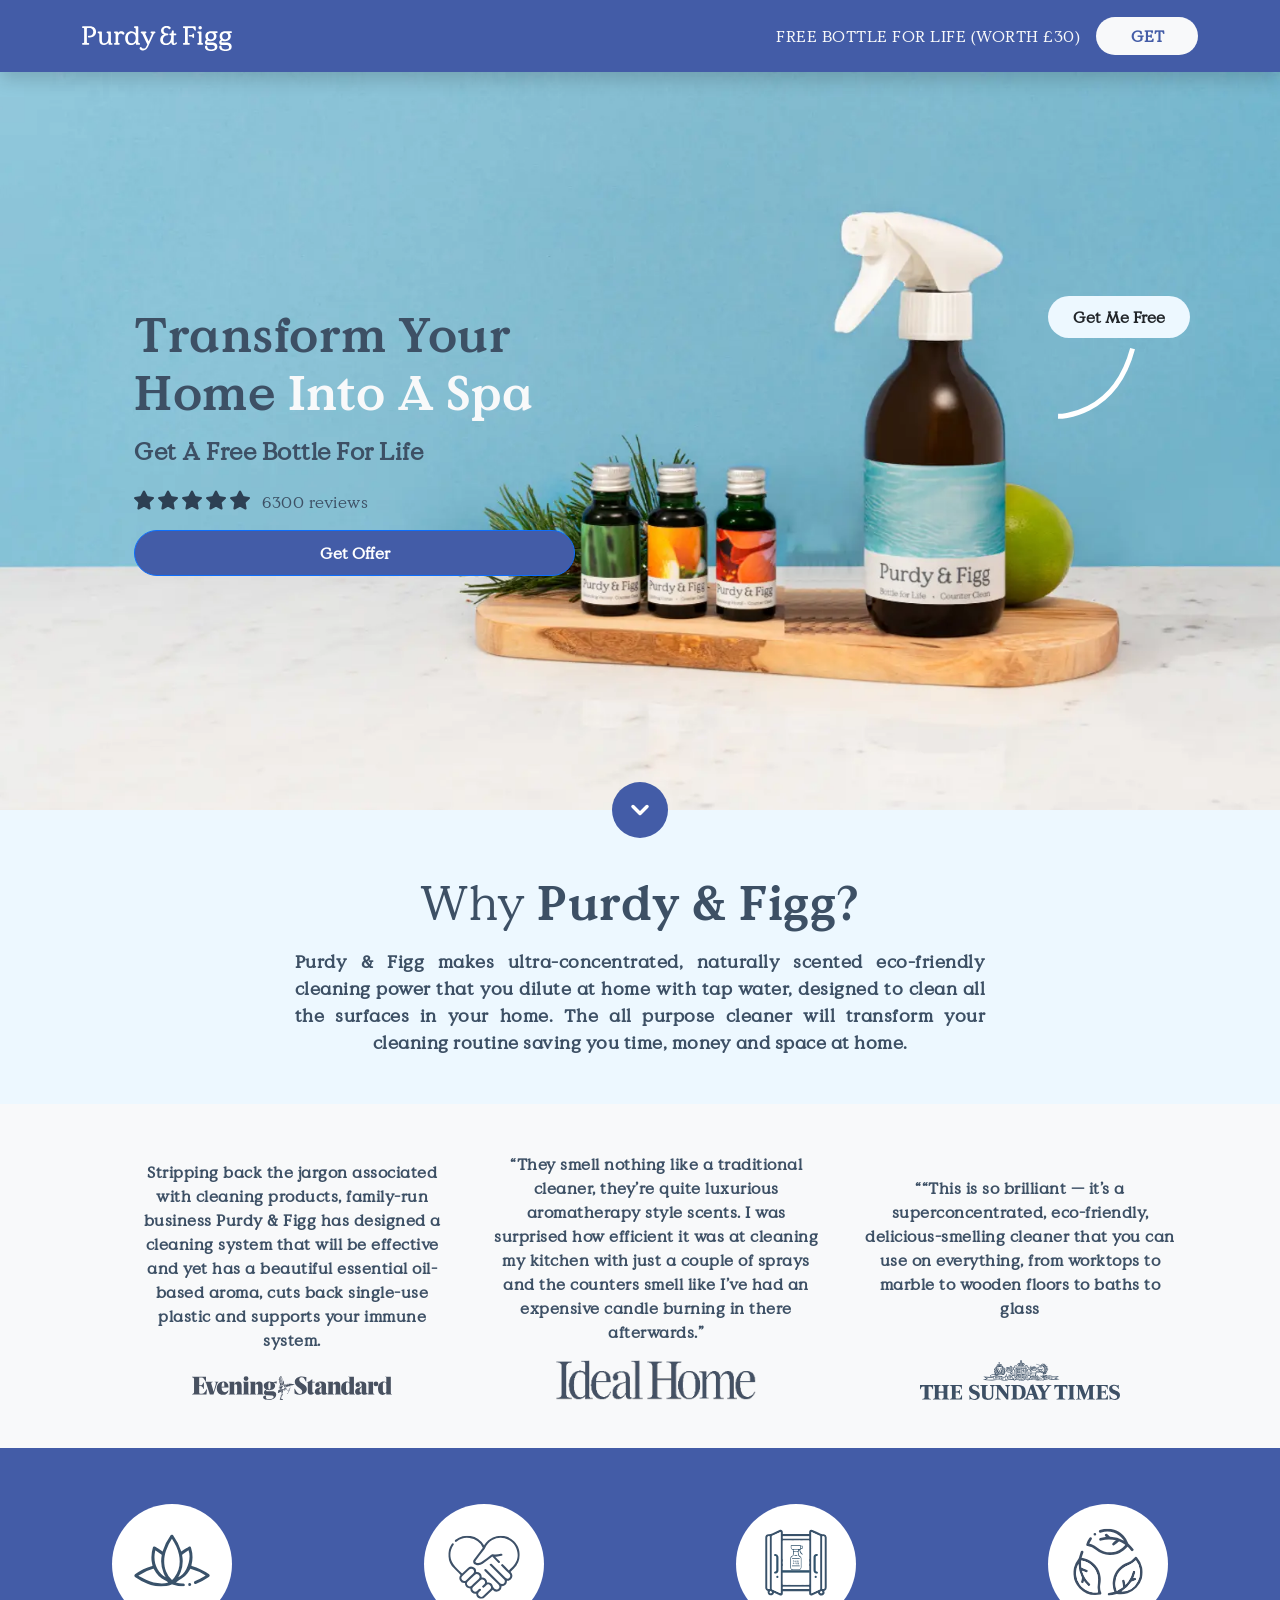
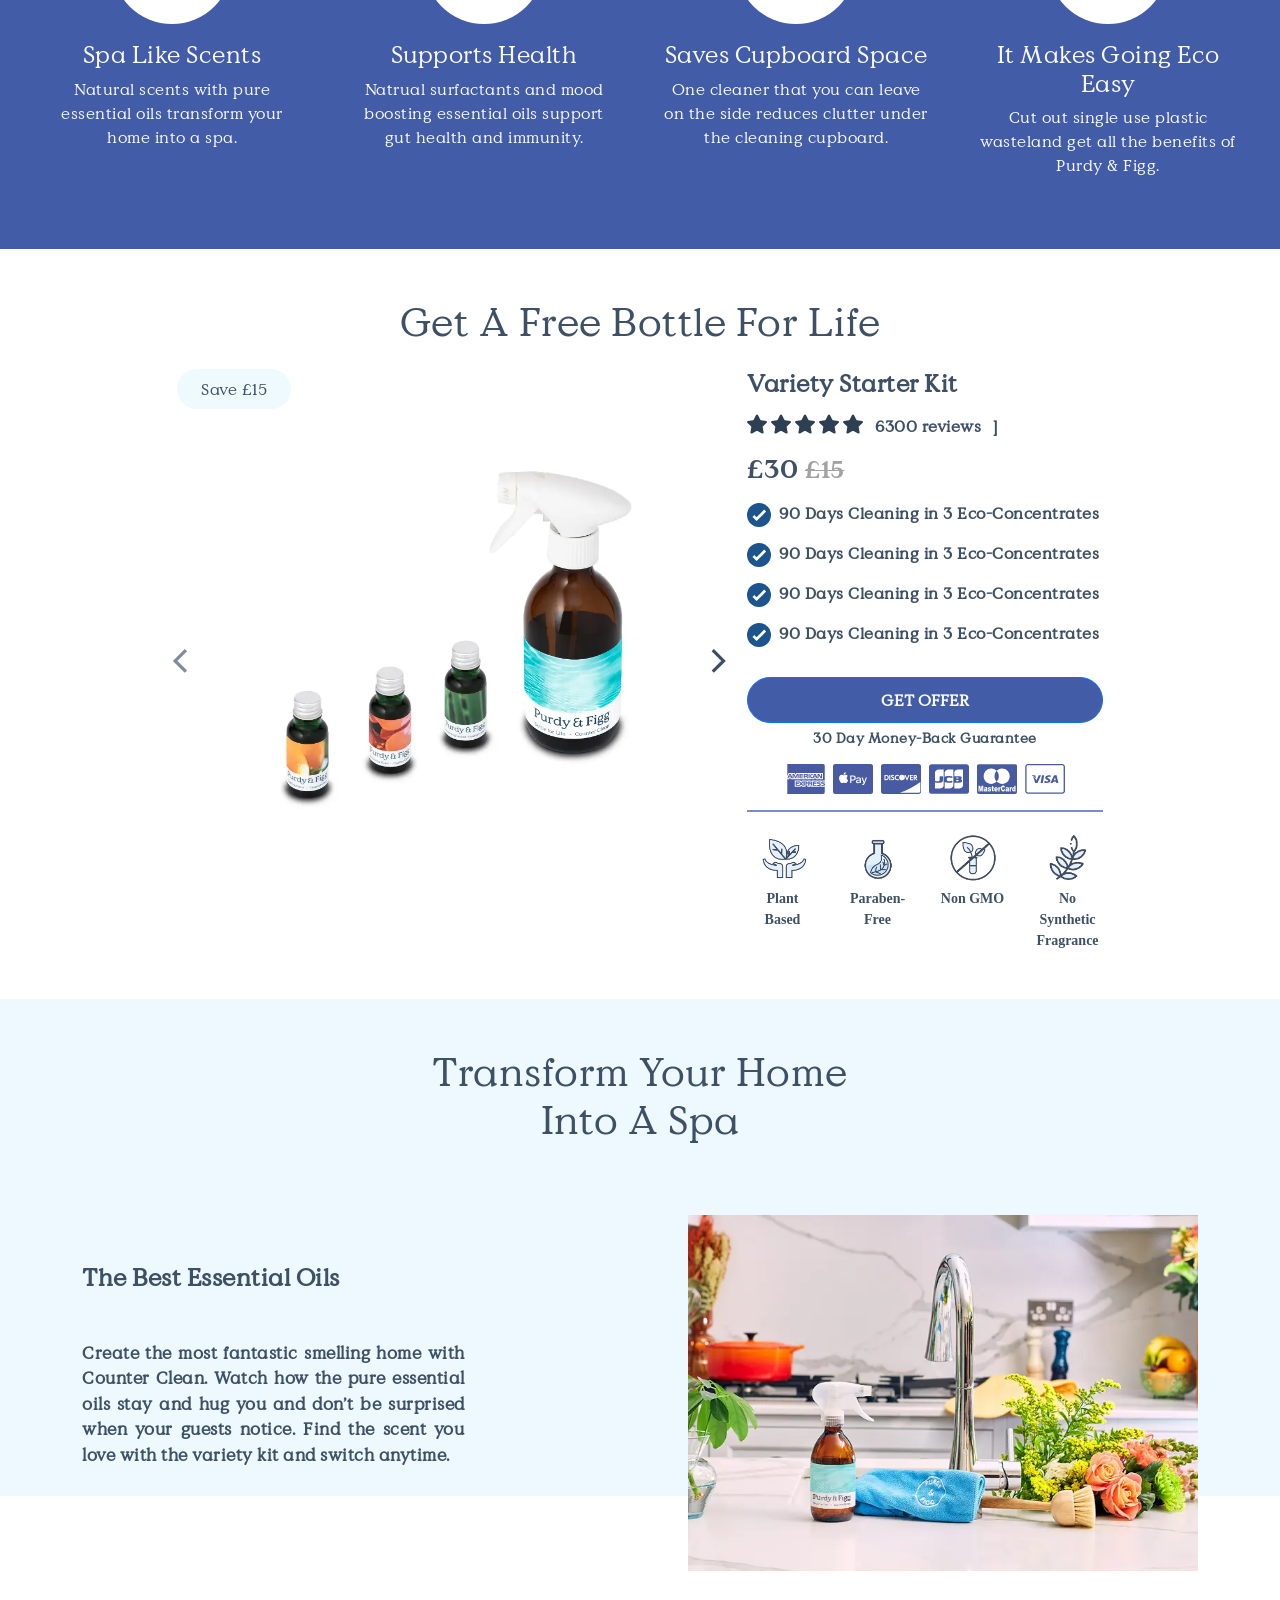
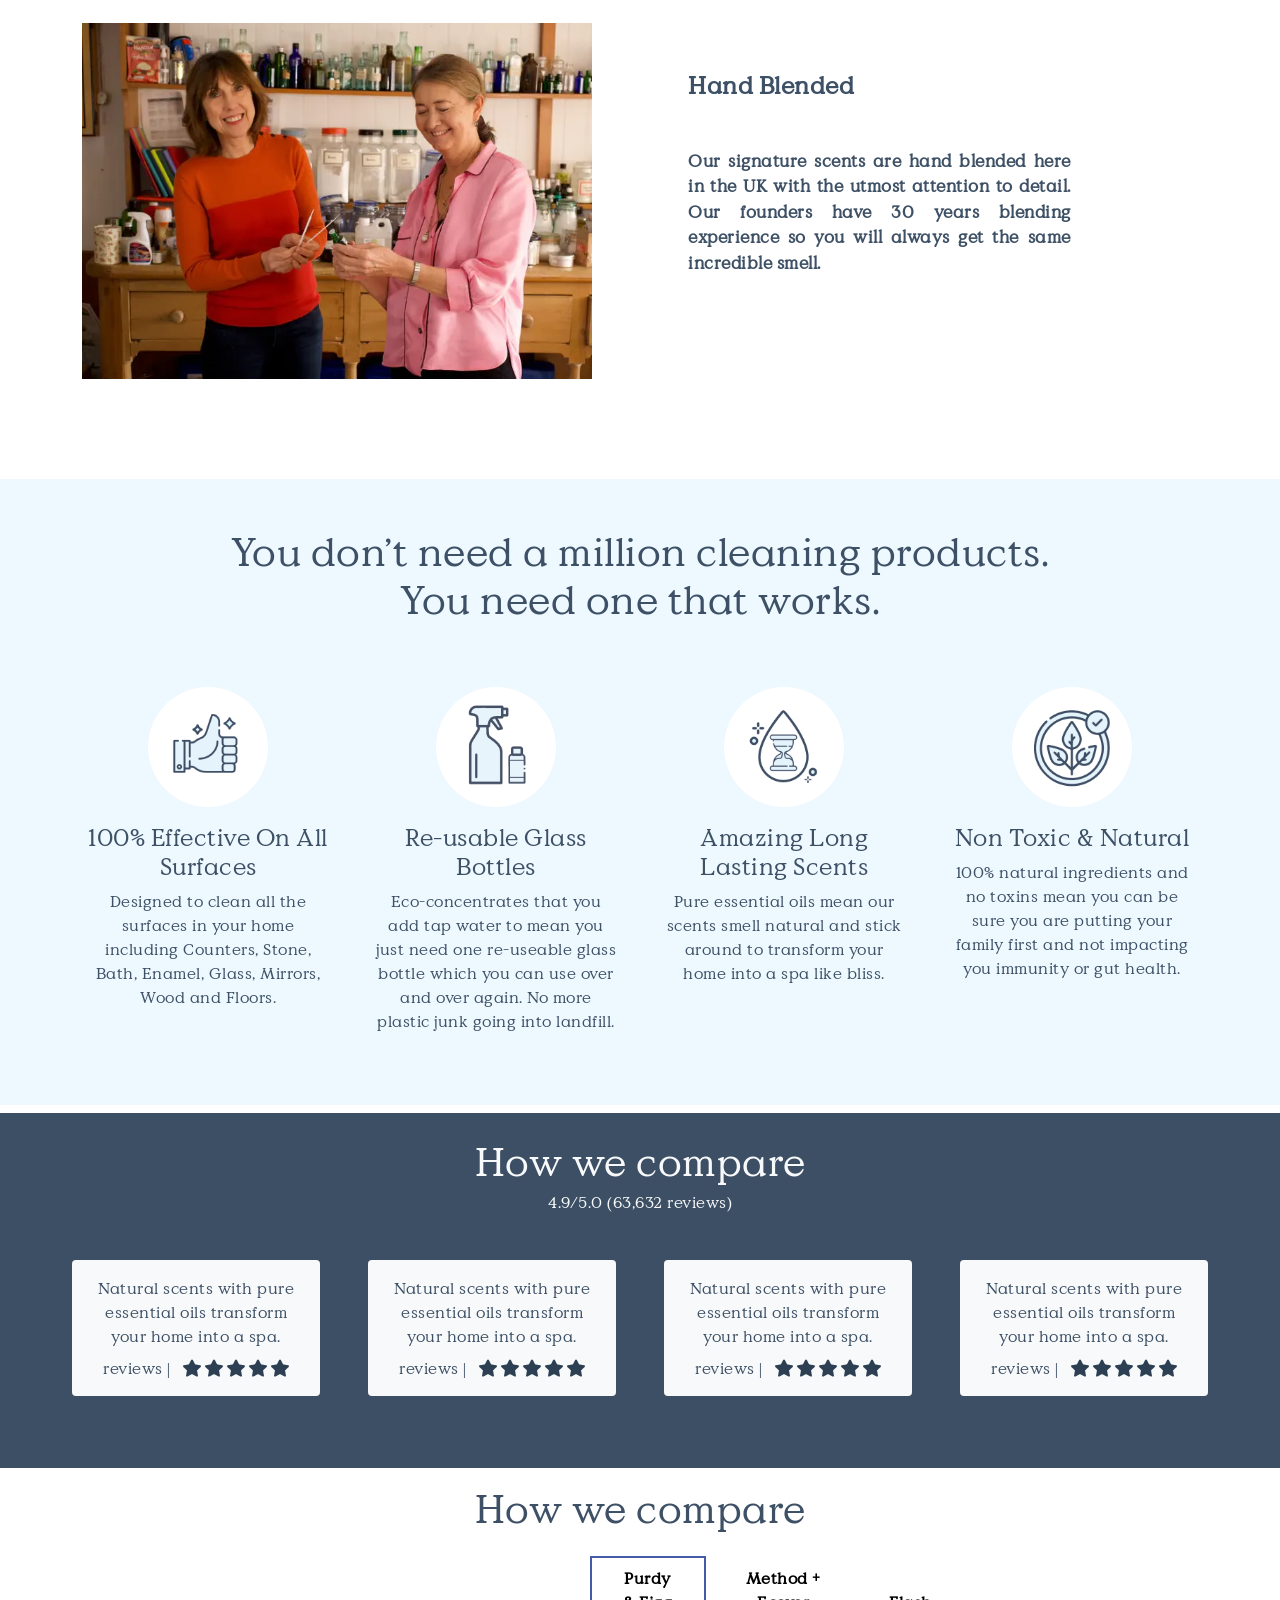
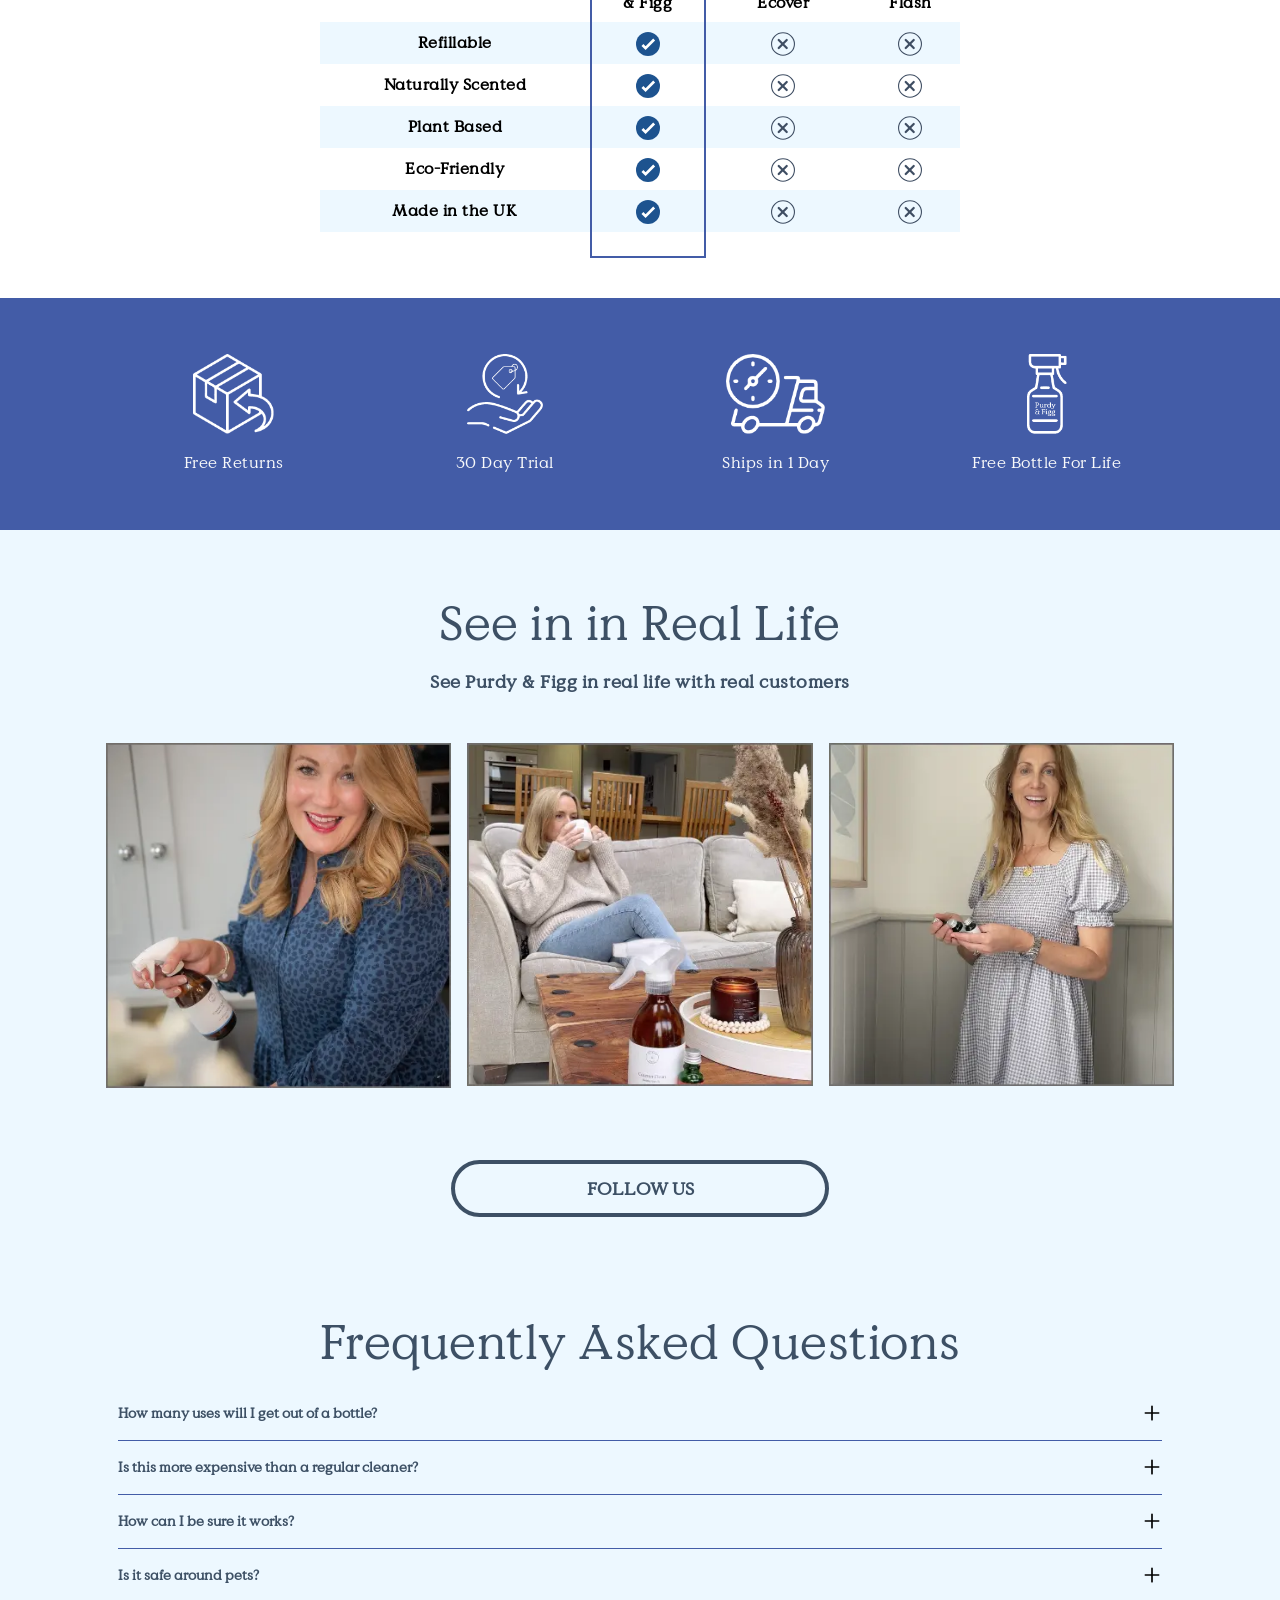
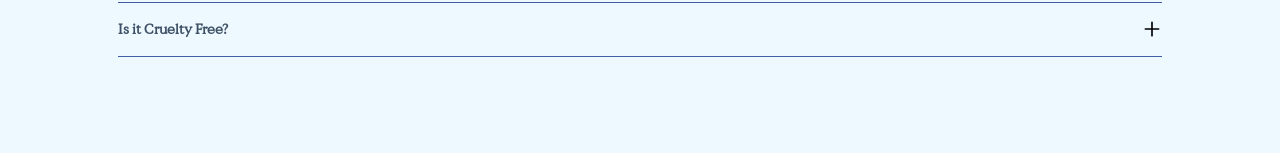
<file: index.html>
<!DOCTYPE html>
<html lang="en">
	<head>
		<meta charset="UTF-8" />
		<meta name="viewport" content="width=device-width, initial-scale=1.0" />
		<meta name="color-scheme" content="light" />

		<title>Purdy & Figg</title>

		<meta name="description" content="the Purdy and Figg website." />
		<meta name="author" content="Mohammed Murshid" />
		<meta name="keywords" content="Purdy & Figg, Purdy, Figg, spa" />

		<meta property="og:title" content="Purdy & Figg" />
		<meta property="og:type" content="website" />
		<meta property="og:url" content="https://t4technow.github.io/purdy-figg/" />
		<meta property="og:image" content="./assets/logo/logo.svg" />

		<link rel="canonical" href="https://t4technow.github.io/purdy-figg/" />

		<!-- styles -->
		<link
			href="https://cdn.jsdelivr.net/npm/bootstrap@5.3.2/dist/css/bootstrap.min.css"
			rel="stylesheet"
		/>
		<link rel="stylesheet" href="./css/style.css" />
	</head>
	<body>
		<div class="offset"></div>

		<header>
			<nav class="navbar fixed-top text-light bg-primary shadow py-3">
				<div class="container">
					<a class="navbar-brand" href="#">
						<svg
							id="Layer_2"
							xmlns="http://www.w3.org/2000/svg"
							viewBox="0 0 740.47 123.77"
						>
							<title>Purdy & Figg</title>
							<g id="Calque_1">
								<g>
									<path
										class="cls-1"
										d="M23.92,79.31c0,3.9,1.3,5.2,5.2,5.2h2.73c2.34,0,3.77,1.3,3.77,4.03s-1.43,4.03-3.77,4.03H3.77c-2.34,0-3.77-1.3-3.77-4.03s1.43-4.03,3.77-4.03h1.43c3.9,0,5.2-1.3,5.2-5.2V14.31c0-3.38-1.3-4.68-5.2-4.68h-1.43c-2.34,0-3.77-1.3-3.77-4.03S1.43,1.57,3.77,1.57H38.61c18.33,0,30.81,10.92,30.81,27.04s-12.48,27.95-30.81,27.95h-5.98c-2.34,0-3.77-1.17-3.77-4.03s1.43-4.03,3.77-4.03h3.51c14.3,0,19.24-10.14,19.24-19.89s-4.94-18.98-20.54-18.98h-5.72c-3.9,0-5.2,1.3-5.2,5.2V79.31Z"
									/>
									<path
										class="cls-1"
										d="M130.65,81.91c-4.68,7.41-12.09,12.22-21.71,12.22-13,0-23.53-7.28-23.53-22.75v-31.33c0-3.12-1.95-4.42-4.55-4.42h-.13c-2.34,0-3.77-1.3-3.77-4.03s1.43-4.03,3.77-4.03h14.56c1.82,0,2.86,1.04,2.86,2.86v39.65c0,9.1,3.25,15.47,12.61,15.47,10.4,0,18.98-10.27,18.98-25.22v-20.28c0-3.12-1.95-4.42-4.55-4.42h-.13c-2.34,0-3.77-1.3-3.77-4.03s1.43-4.03,3.77-4.03h14.56c1.82,0,2.86,1.04,2.86,2.86v49.14c0,2.86,1.04,4.94,3.38,5.07h1.3c2.34-.13,3.77,1.17,3.77,3.9s-1.43,4.03-3.77,4.03h-12.74c-1.69,0-2.86-1.04-2.99-2.73l-.78-7.93Z"
									/>
									<path
										class="cls-1"
										d="M200.72,41.74c-3.64-3.25-5.46-5.2-10.01-5.2-8.06,0-12.22,6.11-12.22,17.42v26.13c0,2.6,1.82,4.42,4.42,4.42,2.08,0,3.25,1.3,3.25,4.03s-1.43,4.03-3.77,4.03h-20.67c-2.34,0-3.77-1.3-3.77-4.03s1.17-4.03,3.38-4.03c2.6,0,4.42-1.82,4.42-4.42V40.05c0-2.6-1.82-4.42-4.42-4.42-2.08,0-3.38-1.3-3.38-4.03s1.43-4.03,3.77-4.03h12.74c1.69,0,2.86,1.04,2.99,2.73l.39,4.29c3.51-5.33,8.97-8.06,15.86-8.06,6.37,0,11.18,2.21,14.3,5.59,4.55,4.81-2.34,14.04-7.28,9.62Z"
									/>
									<path
										class="cls-1"
										d="M286.26,88.41c0,2.86-1.43,4.16-3.77,4.16h-13.26c-1.82,0-2.86-.91-2.99-2.73l-.52-7.02c-6.11,8.45-14.3,11.31-23.14,11.31-14.17,0-29.51-10.14-29.51-33.67,0-21.32,15.34-33.93,30.03-33.93,10.79,0,17.81,4.94,21.97,9.88V14.04c0-3.12-1.95-4.42-4.55-4.42h-.13c-2.34,0-3.77-1.3-3.77-4.03s1.43-4.03,3.77-4.03h14.56c1.82,0,2.86,1.04,2.86,2.86V79.04c0,4.03,2.6,5.46,4.68,5.46,2.6,.01,3.77,1.18,3.77,3.91Zm-20.93-27.95c0-14.56-8.06-25.35-19.76-25.35-13.39,0-19.24,10.79-19.24,25.35s5.85,25.09,19.24,25.09c11.7,0,19.76-10.79,19.76-25.09Z"
									/>
									<path
										class="cls-1"
										d="M358.67,27.57c2.34,0,3.77,1.3,3.77,4.03s-1.17,4.03-3.25,4.03c-2.47,0-3.9,1.3-4.81,3.38l-28.47,63.7c-4.16,9.36-11.96,17.94-23.4,17.94-6.37,0-13.13-2.21-16.9-6.24-4.42-5.07,2.86-13.65,8.06-8.71,2.73,2.47,5.46,5.98,10.27,5.98,8.45,0,12.48-7.54,18.59-20.93l-25.35-52.52c-.65-1.3-1.95-2.6-3.9-2.6-2.21,0-3.51-1.3-3.51-4.03s1.43-4.03,3.77-4.03h20.67c2.34,0,3.77,1.3,3.77,4.03s-1.04,4.03-3.12,4.03-2.99,1.04-2.99,2.6c0,.78,.26,1.82,.78,2.86l16.51,34.45,15.08-34.45c.52-1.17,.91-2.34,.91-3.12,0-1.43-.91-2.34-3.12-2.34-2.34,0-3.64-1.3-3.64-4.03s1.43-4.03,3.77-4.03c0,0,16.51,0,16.51,0Z"
									/>
									<path
										class="cls-1"
										d="M468.13,86.98c-2.08,3.9-7.41,7.15-13.39,7.15-7.02,0-13.91-3.9-14.04-14.3-5.72,10.14-15.86,14.3-26.39,14.3-15.86,0-28.21-9.75-28.21-25.22,0-11.96,6.24-22.36,19.37-26.65-9.49-2.21-15.47-9.88-15.47-18.72C390,8.98,403.13,.01,416.91,.01c8.71,0,16.12,2.21,19.89,6.24,4.16,4.81-2.73,13-7.93,8.45-3.64-3.25-6.76-6.37-12.48-6.37-8.84,0-13.65,5.98-13.65,14.3,0,9.62,6.76,14.43,17.68,14.43h2.34c2.34,0,3.64,1.3,3.64,4.16s-1.3,4.16-3.64,4.16c-13.13,0-23.27,9.62-23.27,21.97,0,11.31,6.37,18.46,17.16,18.46,12.22,0,23.53-10.66,23.53-35.23v-5.33h-5.2c-2.34,0-3.64-1.43-3.64-4.16s1.3-3.9,3.64-3.9h5.85l3.25-12.35c.39-1.3,1.17-2.08,2.6-2.08h3.9c1.43,0,2.34,.91,2.34,2.34v12.09h9.23c2.34,0,3.64,1.17,3.64,3.9s-1.3,4.16-3.64,4.16h-9.23v35.75c0,3.12,1.43,4.94,4.03,4.94,2.21,0,3.77-1.3,5.46-3.38,1.43-1.82,2.73-2.47,4.55-1.56,2.6,1.3,2.34,3.64,1.17,5.98Z"
									/>
									<path
										class="cls-1"
										d="M522.07,79.31c0,3.9,1.3,5.2,5.2,5.2h1.43c2.34,0,3.77,1.3,3.77,4.03s-1.43,4.03-3.77,4.03h-26.78c-2.34,0-3.77-1.3-3.77-4.03s1.43-4.03,3.77-4.03h1.43c3.9,0,5.2-1.3,5.2-5.2V14.82c0-3.9-1.3-5.2-5.2-5.2h-1.43c-2.34,0-3.77-1.3-3.77-4.03s1.43-4.03,3.77-4.03h56.42c1.82,0,2.73,.91,2.86,2.73l1.04,16.38c.13,1.56-1.04,2.47-2.99,2.47s-3.12-1.04-3.9-3.25c-2.73-7.15-7.67-10.27-13.26-10.27h-14.82c-3.9,0-5.2,1.3-5.2,5.2V79.31h0Zm8.58-26.91c-2.34,0-3.64-1.3-3.64-4.03s1.3-4.03,3.64-4.03h11.05c2.6,0,3.77-1.43,3.77-3.51,0-2.34,1.3-3.77,3.9-3.77,2.73,0,4.03,1.43,4.03,3.77v15.08c0,2.34-1.3,3.77-4.03,3.77s-3.9-1.43-3.9-3.77c0-2.47-1.17-3.51-3.77-3.51h-11.05Z"
									/>
									<path
										class="cls-1"
										d="M586.94,27.57c1.82,0,2.86,1.04,2.86,2.86v49.66c0,2.6,1.82,4.42,4.42,4.42,2.08,0,3.25,1.3,3.25,4.03s-1.43,4.03-3.77,4.03h-20.67c-2.34,0-3.77-1.3-3.77-4.03s1.17-4.03,3.38-4.03c2.6,0,4.42-1.82,4.42-4.42V40.05c0-2.6-1.82-4.42-4.42-4.42-2.08,0-3.38-1.3-3.38-4.03s1.43-4.03,3.77-4.03h13.91Zm-11.83-19.25c0-4.55,3.77-8.32,8.45-8.32s8.32,3.77,8.32,8.32-3.77,8.45-8.32,8.45-8.45-3.77-8.45-8.45Z"
									/>
									<path
										class="cls-1"
										d="M665.98,34.72h-8.32c4.03,4.29,6.24,9.88,6.24,16.12,0,13.39-10.4,24.31-27.43,24.31-5.72,0-10.53-1.04-14.43-2.86-2.47,1.04-3.9,2.73-3.9,5.2,0,3.38,2.6,4.42,8.45,4.42h14.69c15.73,0,27.3,6.37,27.3,20.67s-13,21.19-30.55,21.19c-18.98,0-31.07-7.93-31.07-18.33,0-4.55,1.82-8.58,6.5-8.58,4.16,0,4.94,2.73,5.46,6.63,.91,7.8,6.11,12.09,19.11,12.09,10.4,0,17.81-3.12,17.81-11.05s-5.59-10.4-16.51-10.4h-15.86c-11.57,0-16.64-4.81-16.64-12.74,0-5.07,2.73-10.53,8.71-13.65-4.29-4.42-6.5-10.4-6.5-16.9,0-13.52,9.1-24.31,27.43-24.31h29.51c2.6,0,3.9,1.43,3.9,4.03s-1.3,4.16-3.9,4.16Zm-29.51,0c-6.76,0-14.95,3.64-14.95,16.12s8.19,16.12,14.95,16.12,14.95-3.64,14.95-16.12-8.32-16.12-14.95-16.12Z"
									/>
									<path
										class="cls-1"
										d="M736.57,34.72h-8.32c4.03,4.29,6.24,9.88,6.24,16.12,0,13.39-10.4,24.31-27.43,24.31-5.72,0-10.53-1.04-14.43-2.86-2.47,1.04-3.9,2.73-3.9,5.2,0,3.38,2.6,4.42,8.45,4.42h14.69c15.73,0,27.3,6.37,27.3,20.67s-13,21.19-30.55,21.19c-18.98,0-31.07-7.93-31.07-18.33,0-4.55,1.82-8.58,6.5-8.58,4.16,0,4.94,2.73,5.46,6.63,.91,7.8,6.11,12.09,19.11,12.09,10.4,0,17.81-3.12,17.81-11.05s-5.59-10.4-16.51-10.4h-15.86c-11.57,0-16.64-4.81-16.64-12.74,0-5.07,2.73-10.53,8.71-13.65-4.29-4.42-6.5-10.4-6.5-16.9,0-13.52,9.1-24.31,27.43-24.31h29.51c2.6,0,3.9,1.43,3.9,4.03s-1.3,4.16-3.9,4.16Zm-29.51,0c-6.76,0-14.95,3.64-14.95,16.12s8.19,16.12,14.95,16.12,14.95-3.64,14.95-16.12-8.32-16.12-14.95-16.12Z"
									/>
								</g>
							</g>
						</svg>
					</a>

					<div class="navbar-offer d-flex align-items-center ms-auto">
						<div class="text-light">FREE BOTTLE FOR LIFE (WORTH £30)</div>
						<button
							class="btn bg-light text-primary rounded-pill ms-3"
							type="button"
						>
							get
						</button>
					</div>
				</div>
			</nav>
			<div class="hero">
				<div class="banner-image"></div>
				<div class="container h-100">
					<div class="row px-5 d-flex align-items-center h-100">
						<div class="col-lg-6 px-3">
							<h1 class="main-title">
								Transform Your Home <span class="text-light">Into A Spa</span>
							</h1>
							<h6 class="sub-title mb-4">Get a free bottle for life</h6>
							<div class="reviews d-flex mb-3">
								<div class="stars d-flex">
									<svg
										height="800px"
										width="800px"
										version="1.1"
										id="Capa_1"
										xmlns="http://www.w3.org/2000/svg"
										xmlns:xlink="http://www.w3.org/1999/xlink"
										viewBox="0 0 47.94 47.94"
										xml:space="preserve"
										fill="#000000"
									>
										<g id="SVGRepo_bgCarrier" stroke-width="0" />

										<g
											id="SVGRepo_tracerCarrier"
											stroke-linecap="round"
											stroke-linejoin="round"
										/>

										<g id="SVGRepo_iconCarrier">
											<path
												style="fill: #2d4053"
												d="M26.285,2.486l5.407,10.956c0.376,0.762,1.103,1.29,1.944,1.412l12.091,1.757 c2.118,0.308,2.963,2.91,1.431,4.403l-8.749,8.528c-0.608,0.593-0.886,1.448-0.742,2.285l2.065,12.042 c0.362,2.109-1.852,3.717-3.746,2.722l-10.814-5.685c-0.752-0.395-1.651-0.395-2.403,0l-10.814,5.685 c-1.894,0.996-4.108-0.613-3.746-2.722l2.065-12.042c0.144-0.837-0.134-1.692-0.742-2.285l-8.749-8.528 c-1.532-1.494-0.687-4.096,1.431-4.403l12.091-1.757c0.841-0.122,1.568-0.65,1.944-1.412l5.407-10.956 C22.602,0.567,25.338,0.567,26.285,2.486z"
											/>
										</g>
									</svg>
									<svg
										height="800px"
										width="800px"
										version="1.1"
										id="Capa_1"
										xmlns="http://www.w3.org/2000/svg"
										xmlns:xlink="http://www.w3.org/1999/xlink"
										viewBox="0 0 47.94 47.94"
										xml:space="preserve"
										fill="#000000"
									>
										<g id="SVGRepo_bgCarrier" stroke-width="0" />

										<g
											id="SVGRepo_tracerCarrier"
											stroke-linecap="round"
											stroke-linejoin="round"
										/>

										<g id="SVGRepo_iconCarrier">
											<path
												style="fill: #2d4053"
												d="M26.285,2.486l5.407,10.956c0.376,0.762,1.103,1.29,1.944,1.412l12.091,1.757 c2.118,0.308,2.963,2.91,1.431,4.403l-8.749,8.528c-0.608,0.593-0.886,1.448-0.742,2.285l2.065,12.042 c0.362,2.109-1.852,3.717-3.746,2.722l-10.814-5.685c-0.752-0.395-1.651-0.395-2.403,0l-10.814,5.685 c-1.894,0.996-4.108-0.613-3.746-2.722l2.065-12.042c0.144-0.837-0.134-1.692-0.742-2.285l-8.749-8.528 c-1.532-1.494-0.687-4.096,1.431-4.403l12.091-1.757c0.841-0.122,1.568-0.65,1.944-1.412l5.407-10.956 C22.602,0.567,25.338,0.567,26.285,2.486z"
											/>
										</g>
									</svg>
									<svg
										height="800px"
										width="800px"
										version="1.1"
										id="Capa_1"
										xmlns="http://www.w3.org/2000/svg"
										xmlns:xlink="http://www.w3.org/1999/xlink"
										viewBox="0 0 47.94 47.94"
										xml:space="preserve"
										fill="#000000"
									>
										<g id="SVGRepo_bgCarrier" stroke-width="0" />

										<g
											id="SVGRepo_tracerCarrier"
											stroke-linecap="round"
											stroke-linejoin="round"
										/>

										<g id="SVGRepo_iconCarrier">
											<path
												style="fill: #2d4053"
												d="M26.285,2.486l5.407,10.956c0.376,0.762,1.103,1.29,1.944,1.412l12.091,1.757 c2.118,0.308,2.963,2.91,1.431,4.403l-8.749,8.528c-0.608,0.593-0.886,1.448-0.742,2.285l2.065,12.042 c0.362,2.109-1.852,3.717-3.746,2.722l-10.814-5.685c-0.752-0.395-1.651-0.395-2.403,0l-10.814,5.685 c-1.894,0.996-4.108-0.613-3.746-2.722l2.065-12.042c0.144-0.837-0.134-1.692-0.742-2.285l-8.749-8.528 c-1.532-1.494-0.687-4.096,1.431-4.403l12.091-1.757c0.841-0.122,1.568-0.65,1.944-1.412l5.407-10.956 C22.602,0.567,25.338,0.567,26.285,2.486z"
											/>
										</g>
									</svg>
									<svg
										height="800px"
										width="800px"
										version="1.1"
										id="Capa_1"
										xmlns="http://www.w3.org/2000/svg"
										xmlns:xlink="http://www.w3.org/1999/xlink"
										viewBox="0 0 47.94 47.94"
										xml:space="preserve"
										fill="#000000"
									>
										<g id="SVGRepo_bgCarrier" stroke-width="0" />

										<g
											id="SVGRepo_tracerCarrier"
											stroke-linecap="round"
											stroke-linejoin="round"
										/>

										<g id="SVGRepo_iconCarrier">
											<path
												style="fill: #2d4053"
												d="M26.285,2.486l5.407,10.956c0.376,0.762,1.103,1.29,1.944,1.412l12.091,1.757 c2.118,0.308,2.963,2.91,1.431,4.403l-8.749,8.528c-0.608,0.593-0.886,1.448-0.742,2.285l2.065,12.042 c0.362,2.109-1.852,3.717-3.746,2.722l-10.814-5.685c-0.752-0.395-1.651-0.395-2.403,0l-10.814,5.685 c-1.894,0.996-4.108-0.613-3.746-2.722l2.065-12.042c0.144-0.837-0.134-1.692-0.742-2.285l-8.749-8.528 c-1.532-1.494-0.687-4.096,1.431-4.403l12.091-1.757c0.841-0.122,1.568-0.65,1.944-1.412l5.407-10.956 C22.602,0.567,25.338,0.567,26.285,2.486z"
											/>
										</g>
									</svg>
									<svg
										height="800px"
										width="800px"
										version="1.1"
										id="Capa_1"
										xmlns="http://www.w3.org/2000/svg"
										xmlns:xlink="http://www.w3.org/1999/xlink"
										viewBox="0 0 47.94 47.94"
										xml:space="preserve"
										fill="#000000"
									>
										<g id="SVGRepo_bgCarrier" stroke-width="0" />

										<g
											id="SVGRepo_tracerCarrier"
											stroke-linecap="round"
											stroke-linejoin="round"
										/>

										<g id="SVGRepo_iconCarrier">
											<path
												style="fill: #2d4053"
												d="M26.285,2.486l5.407,10.956c0.376,0.762,1.103,1.29,1.944,1.412l12.091,1.757 c2.118,0.308,2.963,2.91,1.431,4.403l-8.749,8.528c-0.608,0.593-0.886,1.448-0.742,2.285l2.065,12.042 c0.362,2.109-1.852,3.717-3.746,2.722l-10.814-5.685c-0.752-0.395-1.651-0.395-2.403,0l-10.814,5.685 c-1.894,0.996-4.108-0.613-3.746-2.722l2.065-12.042c0.144-0.837-0.134-1.692-0.742-2.285l-8.749-8.528 c-1.532-1.494-0.687-4.096,1.431-4.403l12.091-1.757c0.841-0.122,1.568-0.65,1.944-1.412l5.407-10.956 C22.602,0.567,25.338,0.567,26.285,2.486z"
											/>
										</g>
									</svg>
								</div>
								<div class="count">6300 reviews</div>
							</div>
							<button class="btn rounded-pill btn-primary w-90">
								Get Offer
							</button>
						</div>
						<div class="get-btn col-lg-6">
							<svg
								xmlns="http://www.w3.org/2000/svg"
								width="77"
								height="70.853"
								viewBox="0 0 77 70.853"
							>
								<path
									id="Path_6034"
									data-name="Path 6034"
									d="M4713.555,782.758s56.079,1.173,74.533-67.7"
									transform="translate(-4713.502 -714.41)"
									fill="none"
									stroke="#fff"
									stroke-width="5"
								/>
							</svg>
							<button class="btn rounded-pill bg-secondary px-4 py-2">
								Get Me Free
							</button>
						</div>
					</div>
				</div>
			</div>
			<a href="#why-us" class="scroll-down d-flex">
				<span class="visually-hidden">scroll down</span>
				<svg
					width="42px"
					height="42px"
					viewBox="0 0 24 24"
					fill="none"
					xmlns="http://www.w3.org/2000/svg"
				>
					<g id="Arrow / Caret_Down_MD">
						<path
							id="Vector"
							d="M16 10L12 14L8 10"
							stroke="#ffffff"
							stroke-width="2"
							stroke-linecap="round"
							stroke-linejoin="round"
						/>
					</g>
				</svg>
			</a>
		</header>

		<!-- why purdy -->
		<section class="bg-secondary why p-5" id="why-us">
			<h2 class="section-title pt-3 text-center">
				Why <span class="main-title">Purdy & Figg?</span>
			</h2>
			<p class="sub-text col-md-7 m-auto">
				Purdy & Figg makes ultra-concentrated, naturally scented eco-friendly
				cleaning power that you dilute at home with tap water, designed to clean
				all the surfaces in your home. The all purpose cleaner will transform
				your cleaning routine saving you time, money and space at home.
			</p>
		</section>

		<!-- testimonial -->
		<section class="testimonial bg-light slider-container" id="testimonial">
			<div class="slider-track container d-flex p-5">
				<div class="slide d-flex col-12 col-md-4 text-center px-2">
					<p class="content px-1 my-auto">
						Stripping back the jargon associated with cleaning products,
						family-run business Purdy & Figg has designed a cleaning system that
						will be effective and yet has a beautiful essential oil-based aroma,
						cuts back single-use plastic and supports your immune system.
					</p>
					<img
						loading="lazy"
						src="./assets/logo/Evening-Standard.svg"
						alt=""
						class="logo"
					/>
				</div>

				<div class="slide d-flex col-12 col-md-4 text-center px-2">
					<p class="content px-1 my-auto">
						“They smell nothing like a traditional cleaner, they’re quite
						luxurious aromatherapy style scents. I was surprised how efficient
						it was at cleaning my kitchen with just a couple of sprays and the
						counters smell like I’ve had an expensive candle burning in there
						afterwards.”
					</p>
					<img
						src="./assets/logo/Ideal_Home_logo_wordmark copy.png"
						alt=""
						class="logo"
					/>
				</div>

				<div class="slide d-flex col-12 col-md-4 text-center px-2">
					<p class="content px-1 my-auto">
						““This is so brilliant — it’s a superconcentrated, eco-friendly,
						delicious-smelling cleaner that you can use on everything, from
						worktops to marble to wooden floors to baths to glass
					</p>
					<img
						loading="lazy"
						src="./assets/logo/sunday-times.svg"
						alt=""
						class="logo"
					/>
				</div>
			</div>
			<div class="slider-controls-center">
				<button class="prev-btn btn" aria-label="show previous">
					<svg
						width="22"
						height="37"
						viewBox="0 0 22 37"
						fill="none"
						xmlns="http://www.w3.org/2000/svg"
					>
						<path
							d="M20.127 1.76807L3.53601 18.359L20.127 34.9501"
							stroke="white"
							stroke-width="5"
						/>
					</svg>
				</button>
				<button class="next-btn btn" aria-label="show next">
					<svg
						width="23"
						height="37"
						viewBox="0 0 23 37"
						fill="none"
						xmlns="http://www.w3.org/2000/svg"
					>
						<path
							d="M2.63102 34.9501L19.222 18.3591L2.63102 1.76807"
							stroke="white"
							stroke-width="5"
						/>
					</svg>
				</button>
			</div>
		</section>

		<!-- benefits -->
		<section
			class="benefits bg-primary text-light slider-container"
			id="benefits"
		>
			<div class="slider-track d-flex py-5 px-3">
				<div class="slide d-flex col-12 col-md-3 text-center px-4 py-2">
					<img
						src="./assets/icons/benefits-1.svg"
						alt=""
						class="logo mx-auto mb-3"
					/>
					<div class="data">
						<h4 class="sub-title-secondary">Spa Like Scents</h4>
						<p class="content">
							Natural scents with pure essential oils transform your home into a
							spa.
						</p>
					</div>
				</div>

				<div class="slide d-flex col-12 col-md-3 text-center px-4 py-2">
					<img
						src="./assets/icons/benefits-2.svg"
						alt=""
						class="logo mx-auto mb-3"
					/>
					<div class="data">
						<h4 class="sub-title-secondary">Supports Health</h4>
						<p class="content">
							Natrual surfactants and mood boosting essential oils support gut
							health and immunity.
						</p>
					</div>
				</div>

				<div class="slide d-flex col-12 col-md-3 text-center px-4 py-2">
					<img
						src="./assets/icons/benefits-3.svg"
						alt=""
						class="logo mx-auto mb-3"
					/>
					<div class="data">
						<h4 class="sub-title-secondary">Saves Cupboard Space</h4>
						<p class="content">
							One cleaner that you can leave on the side reduces clutter under
							the cleaning cupboard.
						</p>
					</div>
				</div>
				<div class="slide d-flex col-12 col-md-3 text-center px-4 py-2">
					<img
						src="./assets/icons/benefits-4.svg"
						alt=""
						class="logo mx-auto mb-3"
					/>
					<h4 class="sub-title-secondary">It Makes Going Eco Easy</h4>
					<p class="content">
						Cut out single use plastic wasteland get all the benefits of Purdy &
						Figg.
					</p>
				</div>
			</div>

			<div class="slider-controls">
				<button class="prev-btn btn" aria-label="show previous">
					<svg
						width="22"
						height="37"
						viewBox="0 0 22 37"
						fill="none"
						xmlns="http://www.w3.org/2000/svg"
					>
						<path
							d="M20.127 1.76807L3.53601 18.359L20.127 34.9501"
							stroke="white"
							stroke-width="5"
						/>
					</svg>
				</button>
				<button class="next-btn btn" aria-label="show next">
					<svg
						width="23"
						height="37"
						viewBox="0 0 23 37"
						fill="none"
						xmlns="http://www.w3.org/2000/svg"
					>
						<path
							d="M2.63102 34.9501L19.222 18.3591L2.63102 1.76807"
							stroke="white"
							stroke-width="5"
						/>
					</svg>
				</button>
			</div>
		</section>

		<!-- product -->
		<section class="product-showcase">
			<div class="container py-5 sm-p-5">
				<h3 class="section-title-small text-center mb-4">
					Get A Free Bottle For Life
				</h3>
				<div class="row justify-content-center">
					<div
						class="image-slider col-md-6 slider-container"
						id="productImages"
					>
						<span class="product-offer d-inline-block rounded-pill py-2 px-4"
							>save £15</span
						>
						<div class="slider-track d-flex">
							<div class="slide d-flex col-12">
								<img
									src="./assets/images/Big Bottle_3 small bottles.webp"
									alt="variety starter kit"
									class="product-image w-100"
								/>
							</div>
							<div class="slide d-flex col-12">
								<img
									src="./assets/images/Big Bottle_3 small bottles.webp"
									alt="variety starter kit"
									class="product-image w-100"
								/>
							</div>
						</div>
						<div class="slider-controls-center">
							<button class="prev-btn btn" aria-label="show previous">
								<svg
									width="22"
									height="37"
									viewBox="0 0 22 37"
									fill="none"
									xmlns="http://www.w3.org/2000/svg"
								>
									<path
										d="M20.127 1.76807L3.53601 18.359L20.127 34.9501"
										stroke="white"
										stroke-width="5"
									/>
								</svg>
							</button>
							<button class="next-btn btn" aria-label="show next">
								<svg
									width="23"
									height="37"
									viewBox="0 0 23 37"
									fill="none"
									xmlns="http://www.w3.org/2000/svg"
								>
									<path
										d="M2.63102 34.9501L19.222 18.3591L2.63102 1.76807"
										stroke="white"
										stroke-width="5"
									/>
								</svg>
							</button>
						</div>
					</div>
					<div class="product-info col-md-6 col-lg-4 my-auto sm-px-5">
						<h2 class="product-title sub-title">Variety Starter Kit</h2>
						<div class="reviews d-flex mb-3">
							<div class="stars d-flex">
								<svg
									height="800px"
									width="800px"
									version="1.1"
									id="Capa_1"
									xmlns="http://www.w3.org/2000/svg"
									xmlns:xlink="http://www.w3.org/1999/xlink"
									viewBox="0 0 47.94 47.94"
									xml:space="preserve"
									fill="#000000"
								>
									<g id="SVGRepo_bgCarrier" stroke-width="0" />

									<g
										id="SVGRepo_tracerCarrier"
										stroke-linecap="round"
										stroke-linejoin="round"
									/>

									<g id="SVGRepo_iconCarrier">
										<path
											style="fill: #2d4053"
											d="M26.285,2.486l5.407,10.956c0.376,0.762,1.103,1.29,1.944,1.412l12.091,1.757 c2.118,0.308,2.963,2.91,1.431,4.403l-8.749,8.528c-0.608,0.593-0.886,1.448-0.742,2.285l2.065,12.042 c0.362,2.109-1.852,3.717-3.746,2.722l-10.814-5.685c-0.752-0.395-1.651-0.395-2.403,0l-10.814,5.685 c-1.894,0.996-4.108-0.613-3.746-2.722l2.065-12.042c0.144-0.837-0.134-1.692-0.742-2.285l-8.749-8.528 c-1.532-1.494-0.687-4.096,1.431-4.403l12.091-1.757c0.841-0.122,1.568-0.65,1.944-1.412l5.407-10.956 C22.602,0.567,25.338,0.567,26.285,2.486z"
										/>
									</g>
								</svg>
								<svg
									height="800px"
									width="800px"
									version="1.1"
									id="Capa_1"
									xmlns="http://www.w3.org/2000/svg"
									xmlns:xlink="http://www.w3.org/1999/xlink"
									viewBox="0 0 47.94 47.94"
									xml:space="preserve"
									fill="#000000"
								>
									<g id="SVGRepo_bgCarrier" stroke-width="0" />

									<g
										id="SVGRepo_tracerCarrier"
										stroke-linecap="round"
										stroke-linejoin="round"
									/>

									<g id="SVGRepo_iconCarrier">
										<path
											style="fill: #2d4053"
											d="M26.285,2.486l5.407,10.956c0.376,0.762,1.103,1.29,1.944,1.412l12.091,1.757 c2.118,0.308,2.963,2.91,1.431,4.403l-8.749,8.528c-0.608,0.593-0.886,1.448-0.742,2.285l2.065,12.042 c0.362,2.109-1.852,3.717-3.746,2.722l-10.814-5.685c-0.752-0.395-1.651-0.395-2.403,0l-10.814,5.685 c-1.894,0.996-4.108-0.613-3.746-2.722l2.065-12.042c0.144-0.837-0.134-1.692-0.742-2.285l-8.749-8.528 c-1.532-1.494-0.687-4.096,1.431-4.403l12.091-1.757c0.841-0.122,1.568-0.65,1.944-1.412l5.407-10.956 C22.602,0.567,25.338,0.567,26.285,2.486z"
										/>
									</g>
								</svg>
								<svg
									height="800px"
									width="800px"
									version="1.1"
									id="Capa_1"
									xmlns="http://www.w3.org/2000/svg"
									xmlns:xlink="http://www.w3.org/1999/xlink"
									viewBox="0 0 47.94 47.94"
									xml:space="preserve"
									fill="#000000"
								>
									<g id="SVGRepo_bgCarrier" stroke-width="0" />

									<g
										id="SVGRepo_tracerCarrier"
										stroke-linecap="round"
										stroke-linejoin="round"
									/>

									<g id="SVGRepo_iconCarrier">
										<path
											style="fill: #2d4053"
											d="M26.285,2.486l5.407,10.956c0.376,0.762,1.103,1.29,1.944,1.412l12.091,1.757 c2.118,0.308,2.963,2.91,1.431,4.403l-8.749,8.528c-0.608,0.593-0.886,1.448-0.742,2.285l2.065,12.042 c0.362,2.109-1.852,3.717-3.746,2.722l-10.814-5.685c-0.752-0.395-1.651-0.395-2.403,0l-10.814,5.685 c-1.894,0.996-4.108-0.613-3.746-2.722l2.065-12.042c0.144-0.837-0.134-1.692-0.742-2.285l-8.749-8.528 c-1.532-1.494-0.687-4.096,1.431-4.403l12.091-1.757c0.841-0.122,1.568-0.65,1.944-1.412l5.407-10.956 C22.602,0.567,25.338,0.567,26.285,2.486z"
										/>
									</g>
								</svg>
								<svg
									height="800px"
									width="800px"
									version="1.1"
									id="Capa_1"
									xmlns="http://www.w3.org/2000/svg"
									xmlns:xlink="http://www.w3.org/1999/xlink"
									viewBox="0 0 47.94 47.94"
									xml:space="preserve"
									fill="#000000"
								>
									<g id="SVGRepo_bgCarrier" stroke-width="0" />

									<g
										id="SVGRepo_tracerCarrier"
										stroke-linecap="round"
										stroke-linejoin="round"
									/>

									<g id="SVGRepo_iconCarrier">
										<path
											style="fill: #2d4053"
											d="M26.285,2.486l5.407,10.956c0.376,0.762,1.103,1.29,1.944,1.412l12.091,1.757 c2.118,0.308,2.963,2.91,1.431,4.403l-8.749,8.528c-0.608,0.593-0.886,1.448-0.742,2.285l2.065,12.042 c0.362,2.109-1.852,3.717-3.746,2.722l-10.814-5.685c-0.752-0.395-1.651-0.395-2.403,0l-10.814,5.685 c-1.894,0.996-4.108-0.613-3.746-2.722l2.065-12.042c0.144-0.837-0.134-1.692-0.742-2.285l-8.749-8.528 c-1.532-1.494-0.687-4.096,1.431-4.403l12.091-1.757c0.841-0.122,1.568-0.65,1.944-1.412l5.407-10.956 C22.602,0.567,25.338,0.567,26.285,2.486z"
										/>
									</g>
								</svg>
								<svg
									height="800px"
									width="800px"
									version="1.1"
									id="Capa_1"
									xmlns="http://www.w3.org/2000/svg"
									xmlns:xlink="http://www.w3.org/1999/xlink"
									viewBox="0 0 47.94 47.94"
									xml:space="preserve"
									fill="#000000"
								>
									<g id="SVGRepo_bgCarrier" stroke-width="0" />

									<g
										id="SVGRepo_tracerCarrier"
										stroke-linecap="round"
										stroke-linejoin="round"
									/>

									<g id="SVGRepo_iconCarrier">
										<path
											style="fill: #2d4053"
											d="M26.285,2.486l5.407,10.956c0.376,0.762,1.103,1.29,1.944,1.412l12.091,1.757 c2.118,0.308,2.963,2.91,1.431,4.403l-8.749,8.528c-0.608,0.593-0.886,1.448-0.742,2.285l2.065,12.042 c0.362,2.109-1.852,3.717-3.746,2.722l-10.814-5.685c-0.752-0.395-1.651-0.395-2.403,0l-10.814,5.685 c-1.894,0.996-4.108-0.613-3.746-2.722l2.065-12.042c0.144-0.837-0.134-1.692-0.742-2.285l-8.749-8.528 c-1.532-1.494-0.687-4.096,1.431-4.403l12.091-1.757c0.841-0.122,1.568-0.65,1.944-1.412l5.407-10.956 C22.602,0.567,25.338,0.567,26.285,2.486z"
										/>
									</g>
								</svg>
							</div>
							<div class="count">6300 reviews</div>
							]
						</div>
						<h3 class="product-price mb-3">
							£30 <span class="savings"> £15 </span>
						</h3>
						<ul class="product-description">
							<li class="d-flex">
								<div class="marker">
									<svg
										id="Group_6313"
										data-name="Group 6313"
										xmlns="http://www.w3.org/2000/svg"
										width="24"
										height="24"
										viewBox="0 0 35.262 35.262"
									>
										<circle
											id="Ellipse_3"
											data-name="Ellipse 3"
											cx="17.631"
											cy="17.631"
											r="17.631"
											fill="#1d538f"
										/>
										<path
											id="Path_1"
											data-name="Path 1"
											d="M396.94-126.779l4.619,4.619,12.6-12.6"
											transform="translate(-387.47 145.838)"
											fill="none"
											stroke="#fff"
											stroke-width="4"
										/>
									</svg>
								</div>
								<p class="list-item">90 Days Cleaning in 3 Eco-Concentrates</p>
							</li>
							<li class="d-flex">
								<div class="marker">
									<svg
										id="Group_6313"
										data-name="Group 6313"
										xmlns="http://www.w3.org/2000/svg"
										width="24"
										height="24"
										viewBox="0 0 35.262 35.262"
									>
										<circle
											id="Ellipse_3"
											data-name="Ellipse 3"
											cx="17.631"
											cy="17.631"
											r="17.631"
											fill="#1d538f"
										/>
										<path
											id="Path_1"
											data-name="Path 1"
											d="M396.94-126.779l4.619,4.619,12.6-12.6"
											transform="translate(-387.47 145.838)"
											fill="none"
											stroke="#fff"
											stroke-width="4"
										/>
									</svg>
								</div>
								<p class="list-item">90 Days Cleaning in 3 Eco-Concentrates</p>
							</li>
							<li class="d-flex">
								<div class="marker">
									<svg
										id="Group_6313"
										data-name="Group 6313"
										xmlns="http://www.w3.org/2000/svg"
										width="24"
										height="24"
										viewBox="0 0 35.262 35.262"
									>
										<circle
											id="Ellipse_3"
											data-name="Ellipse 3"
											cx="17.631"
											cy="17.631"
											r="17.631"
											fill="#1d538f"
										/>
										<path
											id="Path_1"
											data-name="Path 1"
											d="M396.94-126.779l4.619,4.619,12.6-12.6"
											transform="translate(-387.47 145.838)"
											fill="none"
											stroke="#fff"
											stroke-width="4"
										/>
									</svg>
								</div>
								<p class="list-item">90 Days Cleaning in 3 Eco-Concentrates</p>
							</li>
							<li class="d-flex">
								<div class="marker">
									<svg
										id="Group_6313"
										data-name="Group 6313"
										xmlns="http://www.w3.org/2000/svg"
										width="24"
										height="24"
										viewBox="0 0 35.262 35.262"
									>
										<circle
											id="Ellipse_3"
											data-name="Ellipse 3"
											cx="17.631"
											cy="17.631"
											r="17.631"
											fill="#1d538f"
										/>
										<path
											id="Path_1"
											data-name="Path 1"
											d="M396.94-126.779l4.619,4.619,12.6-12.6"
											transform="translate(-387.47 145.838)"
											fill="none"
											stroke="#fff"
											stroke-width="4"
										/>
									</svg>
								</div>
								<p class="list-item">90 Days Cleaning in 3 Eco-Concentrates</p>
							</li>
						</ul>
						<button class="btn btn-primary text-light rounded-pill w-100 mb-1">
							GET OFFER
						</button>
						<div class="small-text text-center mb-3">
							30 Day Money-Back Guarantee
						</div>

						<div class="payment-options d-flex">
							<img
								loading="lazy"
								src="./assets/icons/ae.svg"
								alt="american express"
							/>
							<img
								loading="lazy"
								src="./assets/icons/apple.svg"
								alt="apple pay"
							/>
							<img
								loading="lazy"
								src="./assets/icons/discover.svg"
								alt="discover"
							/>
							<img loading="lazy" src="./assets/icons/jcb.svg" alt="jcb" />
							<img
								loading="lazy"
								src="./assets/icons/master.svg"
								alt="master card"
							/>
							<img
								loading="lazy"
								src="./assets/icons/visa.svg"
								alt="visa card"
							/>
						</div>

						<hr />

						<div class="product-features row">
							<div class="col-6 col-md-3">
								<img
									loading="lazy"
									src="./assets/icons/PDP-Icons-02.png"
									alt="Plant Based"
								/>
								<div class="text text-center">Plant Based</div>
							</div>
							<div class="col-6 col-md-3">
								<img
									loading="lazy"
									src="./assets/icons/PDP-Icons-03.png"
									alt="Paraben-Free"
								/>
								<div class="text text-center">Paraben-Free</div>
							</div>
							<div class="col-6 col-md-3">
								<img
									loading="lazy"
									src="./assets/icons/PDP-Icons-04.png"
									alt="Non GMO"
								/>
								<div class="text text-center">Non GMO</div>
							</div>
							<div class="col-6 col-md-3">
								<img
									src="./assets/icons/PDP-Icons-05.png"
									alt="No Synthetic Fragrance"
								/>
								<div class="text text-center">No Synthetic Fragrance</div>
							</div>
						</div>
					</div>
				</div>
			</div>
		</section>

		<!-- Transform -->
		<section class="transform p-5">
			<div class="bg bg-secondary"></div>
			<div class="container">
				<h3 class="section-title-small text-center mb-4">
					Transform Your Home <br />
					Into A Spa
				</h3>
				<div class="ad row pt-5 mb-5">
					<div class="add-image col-md-6 mb-1 ps-5">
						<img
							src="./assets/images/oil.webp"
							alt="essential-oil"
							class="w-100"
						/>
					</div>
					<div class="add-content col-md-6 py-5 pe-5">
						<h4 class="sub-title mb-5">The best essential oils</h4>
						<p class="text w-75">
							Create the most fantastic smelling home with Counter Clean. Watch
							how the pure essential oils stay and hug you and don’t be
							surprised when your guests notice. Find the scent you love with
							the variety kit and switch anytime.
						</p>
					</div>
				</div>

				<div class="ad row mb-5">
					<div class="add-image col-md-6 mb-1 pe-5">
						<img
							src="./assets/images/hand-stirred.webp"
							alt="hand stirred"
							class="w-100"
						/>
					</div>
					<div class="add-content col-md-6 py-5 ps-5">
						<h4 class="sub-title mb-5">Hand blended</h4>
						<p class="text w-75">
							Our signature scents are hand blended here in the UK with the
							utmost attention to detail. Our founders have 30 years blending
							experience so you will always get the same incredible smell.
						</p>
					</div>
				</div>
			</div>
		</section>

		<!-- Pros -->
		<section class="pros benefits bg-secondary p-5 pb-0" id="pros">
			<h3 class="section-title-small text-center w-75 mx-auto">
				You don’t need a million cleaning products. You need one that works.
			</h3>
			<div class="slider-container">
				<div class="slider-track scroll d-flex py-5 px-3">
					<div class="slide d-flex col-10 col-md-3 text-center px-4 py-2">
						<img
							src="./assets/icons/feature-1.png"
							alt="100% Effective On All Surfaces"
							class="logo mx-auto mb-3"
						/>
						<div class="data">
							<h4 class="sub-title-secondary">
								100% Effective On All Surfaces
							</h4>
							<p class="content">
								Designed to clean all the surfaces in your home including
								Counters, Stone, Bath, Enamel, Glass, Mirrors, Wood and Floors.
							</p>
						</div>
					</div>

					<div class="slide d-flex col-10 col-md-3 text-center px-4 py-2">
						<img
							src="./assets/icons/feature-2.png"
							alt="Re-usable Glass Bottles"
							class="logo mx-auto mb-3"
						/>
						<div class="data">
							<h4 class="sub-title-secondary">Re-usable Glass Bottles</h4>
							<p class="content">
								Eco-concentrates that you add tap water to mean you just need
								one re-useable glass bottle which you can use over and over
								again. No more plastic junk going into landfill.
							</p>
						</div>
					</div>

					<div class="slide d-flex col-10 col-md-3 text-center px-4 py-2">
						<img
							src="./assets/icons/feature-3.png"
							alt="Amazing Long Lasting Scents"
							class="logo mx-auto mb-3"
						/>
						<div class="data">
							<h4 class="sub-title-secondary">Amazing Long Lasting Scents</h4>
							<p class="content">
								Pure essential oils mean our scents smell natural and stick
								around to transform your home into a spa like bliss.
							</p>
						</div>
					</div>
					<div class="slide d-flex col-10 col-md-3 text-center px-4 py-2">
						<img
							src="./assets/icons/feature-4.png"
							alt="Non Toxic & Natural"
							class="logo mx-auto mb-3"
						/>
						<h4 class="sub-title-secondary">Non Toxic & Natural</h4>
						<p class="content">
							100% natural ingredients and no toxins mean you can be sure you
							are putting your family first and not impacting you immunity or
							gut health.
						</p>
					</div>
				</div>
			</div>
		</section>

		<!-- How we compare -->
		<section class="compare pb-4 pt-2">
			<!-- 1st section -->
			<div class="slider-container bg-gray pt-4 pb-5 sm-pb-5" id="reviews">
				<h3 class="section-title-small text-light text-center w-75 mx-auto">
					How we compare
				</h3>

				<h6 class="sub-title-light text-light text-center mb-4">
					4.9/5.0 (63,632 reviews)
				</h6>

				<div class="slider-track d-flex py-3 px-5 sm-pb-5">
					<div class="slide d-flex col-12 col-md-3 text-center py-2 px-4">
						<div class="content bg-light px-4 py-3">
							Natural scents with pure essential oils transform your home into a
							spa.
							<div class="reviews d-flex justify-content-center pt-2">
								<div class="name">reviews |</div>
								<div class="stars d-flex">
									<svg
										height="800px"
										width="800px"
										version="1.1"
										id="Capa_1"
										xmlns="http://www.w3.org/2000/svg"
										xmlns:xlink="http://www.w3.org/1999/xlink"
										viewBox="0 0 47.94 47.94"
										xml:space="preserve"
										fill="#000000"
									>
										<g id="SVGRepo_bgCarrier" stroke-width="0" />

										<g
											id="SVGRepo_tracerCarrier"
											stroke-linecap="round"
											stroke-linejoin="round"
										/>

										<g id="SVGRepo_iconCarrier">
											<path
												style="fill: #2d4053"
												d="M26.285,2.486l5.407,10.956c0.376,0.762,1.103,1.29,1.944,1.412l12.091,1.757 c2.118,0.308,2.963,2.91,1.431,4.403l-8.749,8.528c-0.608,0.593-0.886,1.448-0.742,2.285l2.065,12.042 c0.362,2.109-1.852,3.717-3.746,2.722l-10.814-5.685c-0.752-0.395-1.651-0.395-2.403,0l-10.814,5.685 c-1.894,0.996-4.108-0.613-3.746-2.722l2.065-12.042c0.144-0.837-0.134-1.692-0.742-2.285l-8.749-8.528 c-1.532-1.494-0.687-4.096,1.431-4.403l12.091-1.757c0.841-0.122,1.568-0.65,1.944-1.412l5.407-10.956 C22.602,0.567,25.338,0.567,26.285,2.486z"
											/>
										</g>
									</svg>
									<svg
										height="800px"
										width="800px"
										version="1.1"
										id="Capa_1"
										xmlns="http://www.w3.org/2000/svg"
										xmlns:xlink="http://www.w3.org/1999/xlink"
										viewBox="0 0 47.94 47.94"
										xml:space="preserve"
										fill="#000000"
									>
										<g id="SVGRepo_bgCarrier" stroke-width="0" />

										<g
											id="SVGRepo_tracerCarrier"
											stroke-linecap="round"
											stroke-linejoin="round"
										/>

										<g id="SVGRepo_iconCarrier">
											<path
												style="fill: #2d4053"
												d="M26.285,2.486l5.407,10.956c0.376,0.762,1.103,1.29,1.944,1.412l12.091,1.757 c2.118,0.308,2.963,2.91,1.431,4.403l-8.749,8.528c-0.608,0.593-0.886,1.448-0.742,2.285l2.065,12.042 c0.362,2.109-1.852,3.717-3.746,2.722l-10.814-5.685c-0.752-0.395-1.651-0.395-2.403,0l-10.814,5.685 c-1.894,0.996-4.108-0.613-3.746-2.722l2.065-12.042c0.144-0.837-0.134-1.692-0.742-2.285l-8.749-8.528 c-1.532-1.494-0.687-4.096,1.431-4.403l12.091-1.757c0.841-0.122,1.568-0.65,1.944-1.412l5.407-10.956 C22.602,0.567,25.338,0.567,26.285,2.486z"
											/>
										</g>
									</svg>
									<svg
										height="800px"
										width="800px"
										version="1.1"
										id="Capa_1"
										xmlns="http://www.w3.org/2000/svg"
										xmlns:xlink="http://www.w3.org/1999/xlink"
										viewBox="0 0 47.94 47.94"
										xml:space="preserve"
										fill="#000000"
									>
										<g id="SVGRepo_bgCarrier" stroke-width="0" />

										<g
											id="SVGRepo_tracerCarrier"
											stroke-linecap="round"
											stroke-linejoin="round"
										/>

										<g id="SVGRepo_iconCarrier">
											<path
												style="fill: #2d4053"
												d="M26.285,2.486l5.407,10.956c0.376,0.762,1.103,1.29,1.944,1.412l12.091,1.757 c2.118,0.308,2.963,2.91,1.431,4.403l-8.749,8.528c-0.608,0.593-0.886,1.448-0.742,2.285l2.065,12.042 c0.362,2.109-1.852,3.717-3.746,2.722l-10.814-5.685c-0.752-0.395-1.651-0.395-2.403,0l-10.814,5.685 c-1.894,0.996-4.108-0.613-3.746-2.722l2.065-12.042c0.144-0.837-0.134-1.692-0.742-2.285l-8.749-8.528 c-1.532-1.494-0.687-4.096,1.431-4.403l12.091-1.757c0.841-0.122,1.568-0.65,1.944-1.412l5.407-10.956 C22.602,0.567,25.338,0.567,26.285,2.486z"
											/>
										</g>
									</svg>
									<svg
										height="800px"
										width="800px"
										version="1.1"
										id="Capa_1"
										xmlns="http://www.w3.org/2000/svg"
										xmlns:xlink="http://www.w3.org/1999/xlink"
										viewBox="0 0 47.94 47.94"
										xml:space="preserve"
										fill="#000000"
									>
										<g id="SVGRepo_bgCarrier" stroke-width="0" />

										<g
											id="SVGRepo_tracerCarrier"
											stroke-linecap="round"
											stroke-linejoin="round"
										/>

										<g id="SVGRepo_iconCarrier">
											<path
												style="fill: #2d4053"
												d="M26.285,2.486l5.407,10.956c0.376,0.762,1.103,1.29,1.944,1.412l12.091,1.757 c2.118,0.308,2.963,2.91,1.431,4.403l-8.749,8.528c-0.608,0.593-0.886,1.448-0.742,2.285l2.065,12.042 c0.362,2.109-1.852,3.717-3.746,2.722l-10.814-5.685c-0.752-0.395-1.651-0.395-2.403,0l-10.814,5.685 c-1.894,0.996-4.108-0.613-3.746-2.722l2.065-12.042c0.144-0.837-0.134-1.692-0.742-2.285l-8.749-8.528 c-1.532-1.494-0.687-4.096,1.431-4.403l12.091-1.757c0.841-0.122,1.568-0.65,1.944-1.412l5.407-10.956 C22.602,0.567,25.338,0.567,26.285,2.486z"
											/>
										</g>
									</svg>
									<svg
										height="800px"
										width="800px"
										version="1.1"
										id="Capa_1"
										xmlns="http://www.w3.org/2000/svg"
										xmlns:xlink="http://www.w3.org/1999/xlink"
										viewBox="0 0 47.94 47.94"
										xml:space="preserve"
										fill="#000000"
									>
										<g id="SVGRepo_bgCarrier" stroke-width="0" />

										<g
											id="SVGRepo_tracerCarrier"
											stroke-linecap="round"
											stroke-linejoin="round"
										/>

										<g id="SVGRepo_iconCarrier">
											<path
												style="fill: #2d4053"
												d="M26.285,2.486l5.407,10.956c0.376,0.762,1.103,1.29,1.944,1.412l12.091,1.757 c2.118,0.308,2.963,2.91,1.431,4.403l-8.749,8.528c-0.608,0.593-0.886,1.448-0.742,2.285l2.065,12.042 c0.362,2.109-1.852,3.717-3.746,2.722l-10.814-5.685c-0.752-0.395-1.651-0.395-2.403,0l-10.814,5.685 c-1.894,0.996-4.108-0.613-3.746-2.722l2.065-12.042c0.144-0.837-0.134-1.692-0.742-2.285l-8.749-8.528 c-1.532-1.494-0.687-4.096,1.431-4.403l12.091-1.757c0.841-0.122,1.568-0.65,1.944-1.412l5.407-10.956 C22.602,0.567,25.338,0.567,26.285,2.486z"
											/>
										</g>
									</svg>
								</div>
							</div>
						</div>
					</div>

					<div class="slide d-flex col-12 col-md-3 text-center py-2 px-4">
						<div class="content bg-light px-4 py-3">
							Natural scents with pure essential oils transform your home into a
							spa.
							<div class="reviews d-flex justify-content-center pt-2">
								<div class="name">reviews |</div>
								<div class="stars d-flex">
									<svg
										height="800px"
										width="800px"
										version="1.1"
										id="Capa_1"
										xmlns="http://www.w3.org/2000/svg"
										xmlns:xlink="http://www.w3.org/1999/xlink"
										viewBox="0 0 47.94 47.94"
										xml:space="preserve"
										fill="#000000"
									>
										<g id="SVGRepo_bgCarrier" stroke-width="0" />

										<g
											id="SVGRepo_tracerCarrier"
											stroke-linecap="round"
											stroke-linejoin="round"
										/>

										<g id="SVGRepo_iconCarrier">
											<path
												style="fill: #2d4053"
												d="M26.285,2.486l5.407,10.956c0.376,0.762,1.103,1.29,1.944,1.412l12.091,1.757 c2.118,0.308,2.963,2.91,1.431,4.403l-8.749,8.528c-0.608,0.593-0.886,1.448-0.742,2.285l2.065,12.042 c0.362,2.109-1.852,3.717-3.746,2.722l-10.814-5.685c-0.752-0.395-1.651-0.395-2.403,0l-10.814,5.685 c-1.894,0.996-4.108-0.613-3.746-2.722l2.065-12.042c0.144-0.837-0.134-1.692-0.742-2.285l-8.749-8.528 c-1.532-1.494-0.687-4.096,1.431-4.403l12.091-1.757c0.841-0.122,1.568-0.65,1.944-1.412l5.407-10.956 C22.602,0.567,25.338,0.567,26.285,2.486z"
											/>
										</g>
									</svg>
									<svg
										height="800px"
										width="800px"
										version="1.1"
										id="Capa_1"
										xmlns="http://www.w3.org/2000/svg"
										xmlns:xlink="http://www.w3.org/1999/xlink"
										viewBox="0 0 47.94 47.94"
										xml:space="preserve"
										fill="#000000"
									>
										<g id="SVGRepo_bgCarrier" stroke-width="0" />

										<g
											id="SVGRepo_tracerCarrier"
											stroke-linecap="round"
											stroke-linejoin="round"
										/>

										<g id="SVGRepo_iconCarrier">
											<path
												style="fill: #2d4053"
												d="M26.285,2.486l5.407,10.956c0.376,0.762,1.103,1.29,1.944,1.412l12.091,1.757 c2.118,0.308,2.963,2.91,1.431,4.403l-8.749,8.528c-0.608,0.593-0.886,1.448-0.742,2.285l2.065,12.042 c0.362,2.109-1.852,3.717-3.746,2.722l-10.814-5.685c-0.752-0.395-1.651-0.395-2.403,0l-10.814,5.685 c-1.894,0.996-4.108-0.613-3.746-2.722l2.065-12.042c0.144-0.837-0.134-1.692-0.742-2.285l-8.749-8.528 c-1.532-1.494-0.687-4.096,1.431-4.403l12.091-1.757c0.841-0.122,1.568-0.65,1.944-1.412l5.407-10.956 C22.602,0.567,25.338,0.567,26.285,2.486z"
											/>
										</g>
									</svg>
									<svg
										height="800px"
										width="800px"
										version="1.1"
										id="Capa_1"
										xmlns="http://www.w3.org/2000/svg"
										xmlns:xlink="http://www.w3.org/1999/xlink"
										viewBox="0 0 47.94 47.94"
										xml:space="preserve"
										fill="#000000"
									>
										<g id="SVGRepo_bgCarrier" stroke-width="0" />

										<g
											id="SVGRepo_tracerCarrier"
											stroke-linecap="round"
											stroke-linejoin="round"
										/>

										<g id="SVGRepo_iconCarrier">
											<path
												style="fill: #2d4053"
												d="M26.285,2.486l5.407,10.956c0.376,0.762,1.103,1.29,1.944,1.412l12.091,1.757 c2.118,0.308,2.963,2.91,1.431,4.403l-8.749,8.528c-0.608,0.593-0.886,1.448-0.742,2.285l2.065,12.042 c0.362,2.109-1.852,3.717-3.746,2.722l-10.814-5.685c-0.752-0.395-1.651-0.395-2.403,0l-10.814,5.685 c-1.894,0.996-4.108-0.613-3.746-2.722l2.065-12.042c0.144-0.837-0.134-1.692-0.742-2.285l-8.749-8.528 c-1.532-1.494-0.687-4.096,1.431-4.403l12.091-1.757c0.841-0.122,1.568-0.65,1.944-1.412l5.407-10.956 C22.602,0.567,25.338,0.567,26.285,2.486z"
											/>
										</g>
									</svg>
									<svg
										height="800px"
										width="800px"
										version="1.1"
										id="Capa_1"
										xmlns="http://www.w3.org/2000/svg"
										xmlns:xlink="http://www.w3.org/1999/xlink"
										viewBox="0 0 47.94 47.94"
										xml:space="preserve"
										fill="#000000"
									>
										<g id="SVGRepo_bgCarrier" stroke-width="0" />

										<g
											id="SVGRepo_tracerCarrier"
											stroke-linecap="round"
											stroke-linejoin="round"
										/>

										<g id="SVGRepo_iconCarrier">
											<path
												style="fill: #2d4053"
												d="M26.285,2.486l5.407,10.956c0.376,0.762,1.103,1.29,1.944,1.412l12.091,1.757 c2.118,0.308,2.963,2.91,1.431,4.403l-8.749,8.528c-0.608,0.593-0.886,1.448-0.742,2.285l2.065,12.042 c0.362,2.109-1.852,3.717-3.746,2.722l-10.814-5.685c-0.752-0.395-1.651-0.395-2.403,0l-10.814,5.685 c-1.894,0.996-4.108-0.613-3.746-2.722l2.065-12.042c0.144-0.837-0.134-1.692-0.742-2.285l-8.749-8.528 c-1.532-1.494-0.687-4.096,1.431-4.403l12.091-1.757c0.841-0.122,1.568-0.65,1.944-1.412l5.407-10.956 C22.602,0.567,25.338,0.567,26.285,2.486z"
											/>
										</g>
									</svg>
									<svg
										height="800px"
										width="800px"
										version="1.1"
										id="Capa_1"
										xmlns="http://www.w3.org/2000/svg"
										xmlns:xlink="http://www.w3.org/1999/xlink"
										viewBox="0 0 47.94 47.94"
										xml:space="preserve"
										fill="#000000"
									>
										<g id="SVGRepo_bgCarrier" stroke-width="0" />

										<g
											id="SVGRepo_tracerCarrier"
											stroke-linecap="round"
											stroke-linejoin="round"
										/>

										<g id="SVGRepo_iconCarrier">
											<path
												style="fill: #2d4053"
												d="M26.285,2.486l5.407,10.956c0.376,0.762,1.103,1.29,1.944,1.412l12.091,1.757 c2.118,0.308,2.963,2.91,1.431,4.403l-8.749,8.528c-0.608,0.593-0.886,1.448-0.742,2.285l2.065,12.042 c0.362,2.109-1.852,3.717-3.746,2.722l-10.814-5.685c-0.752-0.395-1.651-0.395-2.403,0l-10.814,5.685 c-1.894,0.996-4.108-0.613-3.746-2.722l2.065-12.042c0.144-0.837-0.134-1.692-0.742-2.285l-8.749-8.528 c-1.532-1.494-0.687-4.096,1.431-4.403l12.091-1.757c0.841-0.122,1.568-0.65,1.944-1.412l5.407-10.956 C22.602,0.567,25.338,0.567,26.285,2.486z"
											/>
										</g>
									</svg>
								</div>
							</div>
						</div>
					</div>

					<div class="slide d-flex col-12 col-md-3 text-center py-2 px-4">
						<div class="content bg-light px-4 py-3">
							Natural scents with pure essential oils transform your home into a
							spa.
							<div class="reviews d-flex justify-content-center pt-2">
								<div class="name">reviews |</div>
								<div class="stars d-flex">
									<svg
										height="800px"
										width="800px"
										version="1.1"
										id="Capa_1"
										xmlns="http://www.w3.org/2000/svg"
										xmlns:xlink="http://www.w3.org/1999/xlink"
										viewBox="0 0 47.94 47.94"
										xml:space="preserve"
										fill="#000000"
									>
										<g id="SVGRepo_bgCarrier" stroke-width="0" />

										<g
											id="SVGRepo_tracerCarrier"
											stroke-linecap="round"
											stroke-linejoin="round"
										/>

										<g id="SVGRepo_iconCarrier">
											<path
												style="fill: #2d4053"
												d="M26.285,2.486l5.407,10.956c0.376,0.762,1.103,1.29,1.944,1.412l12.091,1.757 c2.118,0.308,2.963,2.91,1.431,4.403l-8.749,8.528c-0.608,0.593-0.886,1.448-0.742,2.285l2.065,12.042 c0.362,2.109-1.852,3.717-3.746,2.722l-10.814-5.685c-0.752-0.395-1.651-0.395-2.403,0l-10.814,5.685 c-1.894,0.996-4.108-0.613-3.746-2.722l2.065-12.042c0.144-0.837-0.134-1.692-0.742-2.285l-8.749-8.528 c-1.532-1.494-0.687-4.096,1.431-4.403l12.091-1.757c0.841-0.122,1.568-0.65,1.944-1.412l5.407-10.956 C22.602,0.567,25.338,0.567,26.285,2.486z"
											/>
										</g>
									</svg>
									<svg
										height="800px"
										width="800px"
										version="1.1"
										id="Capa_1"
										xmlns="http://www.w3.org/2000/svg"
										xmlns:xlink="http://www.w3.org/1999/xlink"
										viewBox="0 0 47.94 47.94"
										xml:space="preserve"
										fill="#000000"
									>
										<g id="SVGRepo_bgCarrier" stroke-width="0" />

										<g
											id="SVGRepo_tracerCarrier"
											stroke-linecap="round"
											stroke-linejoin="round"
										/>

										<g id="SVGRepo_iconCarrier">
											<path
												style="fill: #2d4053"
												d="M26.285,2.486l5.407,10.956c0.376,0.762,1.103,1.29,1.944,1.412l12.091,1.757 c2.118,0.308,2.963,2.91,1.431,4.403l-8.749,8.528c-0.608,0.593-0.886,1.448-0.742,2.285l2.065,12.042 c0.362,2.109-1.852,3.717-3.746,2.722l-10.814-5.685c-0.752-0.395-1.651-0.395-2.403,0l-10.814,5.685 c-1.894,0.996-4.108-0.613-3.746-2.722l2.065-12.042c0.144-0.837-0.134-1.692-0.742-2.285l-8.749-8.528 c-1.532-1.494-0.687-4.096,1.431-4.403l12.091-1.757c0.841-0.122,1.568-0.65,1.944-1.412l5.407-10.956 C22.602,0.567,25.338,0.567,26.285,2.486z"
											/>
										</g>
									</svg>
									<svg
										height="800px"
										width="800px"
										version="1.1"
										id="Capa_1"
										xmlns="http://www.w3.org/2000/svg"
										xmlns:xlink="http://www.w3.org/1999/xlink"
										viewBox="0 0 47.94 47.94"
										xml:space="preserve"
										fill="#000000"
									>
										<g id="SVGRepo_bgCarrier" stroke-width="0" />

										<g
											id="SVGRepo_tracerCarrier"
											stroke-linecap="round"
											stroke-linejoin="round"
										/>

										<g id="SVGRepo_iconCarrier">
											<path
												style="fill: #2d4053"
												d="M26.285,2.486l5.407,10.956c0.376,0.762,1.103,1.29,1.944,1.412l12.091,1.757 c2.118,0.308,2.963,2.91,1.431,4.403l-8.749,8.528c-0.608,0.593-0.886,1.448-0.742,2.285l2.065,12.042 c0.362,2.109-1.852,3.717-3.746,2.722l-10.814-5.685c-0.752-0.395-1.651-0.395-2.403,0l-10.814,5.685 c-1.894,0.996-4.108-0.613-3.746-2.722l2.065-12.042c0.144-0.837-0.134-1.692-0.742-2.285l-8.749-8.528 c-1.532-1.494-0.687-4.096,1.431-4.403l12.091-1.757c0.841-0.122,1.568-0.65,1.944-1.412l5.407-10.956 C22.602,0.567,25.338,0.567,26.285,2.486z"
											/>
										</g>
									</svg>
									<svg
										height="800px"
										width="800px"
										version="1.1"
										id="Capa_1"
										xmlns="http://www.w3.org/2000/svg"
										xmlns:xlink="http://www.w3.org/1999/xlink"
										viewBox="0 0 47.94 47.94"
										xml:space="preserve"
										fill="#000000"
									>
										<g id="SVGRepo_bgCarrier" stroke-width="0" />

										<g
											id="SVGRepo_tracerCarrier"
											stroke-linecap="round"
											stroke-linejoin="round"
										/>

										<g id="SVGRepo_iconCarrier">
											<path
												style="fill: #2d4053"
												d="M26.285,2.486l5.407,10.956c0.376,0.762,1.103,1.29,1.944,1.412l12.091,1.757 c2.118,0.308,2.963,2.91,1.431,4.403l-8.749,8.528c-0.608,0.593-0.886,1.448-0.742,2.285l2.065,12.042 c0.362,2.109-1.852,3.717-3.746,2.722l-10.814-5.685c-0.752-0.395-1.651-0.395-2.403,0l-10.814,5.685 c-1.894,0.996-4.108-0.613-3.746-2.722l2.065-12.042c0.144-0.837-0.134-1.692-0.742-2.285l-8.749-8.528 c-1.532-1.494-0.687-4.096,1.431-4.403l12.091-1.757c0.841-0.122,1.568-0.65,1.944-1.412l5.407-10.956 C22.602,0.567,25.338,0.567,26.285,2.486z"
											/>
										</g>
									</svg>
									<svg
										height="800px"
										width="800px"
										version="1.1"
										id="Capa_1"
										xmlns="http://www.w3.org/2000/svg"
										xmlns:xlink="http://www.w3.org/1999/xlink"
										viewBox="0 0 47.94 47.94"
										xml:space="preserve"
										fill="#000000"
									>
										<g id="SVGRepo_bgCarrier" stroke-width="0" />

										<g
											id="SVGRepo_tracerCarrier"
											stroke-linecap="round"
											stroke-linejoin="round"
										/>

										<g id="SVGRepo_iconCarrier">
											<path
												style="fill: #2d4053"
												d="M26.285,2.486l5.407,10.956c0.376,0.762,1.103,1.29,1.944,1.412l12.091,1.757 c2.118,0.308,2.963,2.91,1.431,4.403l-8.749,8.528c-0.608,0.593-0.886,1.448-0.742,2.285l2.065,12.042 c0.362,2.109-1.852,3.717-3.746,2.722l-10.814-5.685c-0.752-0.395-1.651-0.395-2.403,0l-10.814,5.685 c-1.894,0.996-4.108-0.613-3.746-2.722l2.065-12.042c0.144-0.837-0.134-1.692-0.742-2.285l-8.749-8.528 c-1.532-1.494-0.687-4.096,1.431-4.403l12.091-1.757c0.841-0.122,1.568-0.65,1.944-1.412l5.407-10.956 C22.602,0.567,25.338,0.567,26.285,2.486z"
											/>
										</g>
									</svg>
								</div>
							</div>
						</div>
					</div>

					<div class="slide d-flex col-12 col-md-3 text-center py-2 px-4">
						<div class="content bg-light px-4 py-3">
							Natural scents with pure essential oils transform your home into a
							spa.
							<div class="reviews d-flex justify-content-center pt-2">
								<div class="name">reviews |</div>
								<div class="stars d-flex">
									<svg
										height="800px"
										width="800px"
										version="1.1"
										id="Capa_1"
										xmlns="http://www.w3.org/2000/svg"
										xmlns:xlink="http://www.w3.org/1999/xlink"
										viewBox="0 0 47.94 47.94"
										xml:space="preserve"
										fill="#000000"
									>
										<g id="SVGRepo_bgCarrier" stroke-width="0" />

										<g
											id="SVGRepo_tracerCarrier"
											stroke-linecap="round"
											stroke-linejoin="round"
										/>

										<g id="SVGRepo_iconCarrier">
											<path
												style="fill: #2d4053"
												d="M26.285,2.486l5.407,10.956c0.376,0.762,1.103,1.29,1.944,1.412l12.091,1.757 c2.118,0.308,2.963,2.91,1.431,4.403l-8.749,8.528c-0.608,0.593-0.886,1.448-0.742,2.285l2.065,12.042 c0.362,2.109-1.852,3.717-3.746,2.722l-10.814-5.685c-0.752-0.395-1.651-0.395-2.403,0l-10.814,5.685 c-1.894,0.996-4.108-0.613-3.746-2.722l2.065-12.042c0.144-0.837-0.134-1.692-0.742-2.285l-8.749-8.528 c-1.532-1.494-0.687-4.096,1.431-4.403l12.091-1.757c0.841-0.122,1.568-0.65,1.944-1.412l5.407-10.956 C22.602,0.567,25.338,0.567,26.285,2.486z"
											/>
										</g>
									</svg>
									<svg
										height="800px"
										width="800px"
										version="1.1"
										id="Capa_1"
										xmlns="http://www.w3.org/2000/svg"
										xmlns:xlink="http://www.w3.org/1999/xlink"
										viewBox="0 0 47.94 47.94"
										xml:space="preserve"
										fill="#000000"
									>
										<g id="SVGRepo_bgCarrier" stroke-width="0" />

										<g
											id="SVGRepo_tracerCarrier"
											stroke-linecap="round"
											stroke-linejoin="round"
										/>

										<g id="SVGRepo_iconCarrier">
											<path
												style="fill: #2d4053"
												d="M26.285,2.486l5.407,10.956c0.376,0.762,1.103,1.29,1.944,1.412l12.091,1.757 c2.118,0.308,2.963,2.91,1.431,4.403l-8.749,8.528c-0.608,0.593-0.886,1.448-0.742,2.285l2.065,12.042 c0.362,2.109-1.852,3.717-3.746,2.722l-10.814-5.685c-0.752-0.395-1.651-0.395-2.403,0l-10.814,5.685 c-1.894,0.996-4.108-0.613-3.746-2.722l2.065-12.042c0.144-0.837-0.134-1.692-0.742-2.285l-8.749-8.528 c-1.532-1.494-0.687-4.096,1.431-4.403l12.091-1.757c0.841-0.122,1.568-0.65,1.944-1.412l5.407-10.956 C22.602,0.567,25.338,0.567,26.285,2.486z"
											/>
										</g>
									</svg>
									<svg
										height="800px"
										width="800px"
										version="1.1"
										id="Capa_1"
										xmlns="http://www.w3.org/2000/svg"
										xmlns:xlink="http://www.w3.org/1999/xlink"
										viewBox="0 0 47.94 47.94"
										xml:space="preserve"
										fill="#000000"
									>
										<g id="SVGRepo_bgCarrier" stroke-width="0" />

										<g
											id="SVGRepo_tracerCarrier"
											stroke-linecap="round"
											stroke-linejoin="round"
										/>

										<g id="SVGRepo_iconCarrier">
											<path
												style="fill: #2d4053"
												d="M26.285,2.486l5.407,10.956c0.376,0.762,1.103,1.29,1.944,1.412l12.091,1.757 c2.118,0.308,2.963,2.91,1.431,4.403l-8.749,8.528c-0.608,0.593-0.886,1.448-0.742,2.285l2.065,12.042 c0.362,2.109-1.852,3.717-3.746,2.722l-10.814-5.685c-0.752-0.395-1.651-0.395-2.403,0l-10.814,5.685 c-1.894,0.996-4.108-0.613-3.746-2.722l2.065-12.042c0.144-0.837-0.134-1.692-0.742-2.285l-8.749-8.528 c-1.532-1.494-0.687-4.096,1.431-4.403l12.091-1.757c0.841-0.122,1.568-0.65,1.944-1.412l5.407-10.956 C22.602,0.567,25.338,0.567,26.285,2.486z"
											/>
										</g>
									</svg>
									<svg
										height="800px"
										width="800px"
										version="1.1"
										id="Capa_1"
										xmlns="http://www.w3.org/2000/svg"
										xmlns:xlink="http://www.w3.org/1999/xlink"
										viewBox="0 0 47.94 47.94"
										xml:space="preserve"
										fill="#000000"
									>
										<g id="SVGRepo_bgCarrier" stroke-width="0" />

										<g
											id="SVGRepo_tracerCarrier"
											stroke-linecap="round"
											stroke-linejoin="round"
										/>

										<g id="SVGRepo_iconCarrier">
											<path
												style="fill: #2d4053"
												d="M26.285,2.486l5.407,10.956c0.376,0.762,1.103,1.29,1.944,1.412l12.091,1.757 c2.118,0.308,2.963,2.91,1.431,4.403l-8.749,8.528c-0.608,0.593-0.886,1.448-0.742,2.285l2.065,12.042 c0.362,2.109-1.852,3.717-3.746,2.722l-10.814-5.685c-0.752-0.395-1.651-0.395-2.403,0l-10.814,5.685 c-1.894,0.996-4.108-0.613-3.746-2.722l2.065-12.042c0.144-0.837-0.134-1.692-0.742-2.285l-8.749-8.528 c-1.532-1.494-0.687-4.096,1.431-4.403l12.091-1.757c0.841-0.122,1.568-0.65,1.944-1.412l5.407-10.956 C22.602,0.567,25.338,0.567,26.285,2.486z"
											/>
										</g>
									</svg>
									<svg
										height="800px"
										width="800px"
										version="1.1"
										id="Capa_1"
										xmlns="http://www.w3.org/2000/svg"
										xmlns:xlink="http://www.w3.org/1999/xlink"
										viewBox="0 0 47.94 47.94"
										xml:space="preserve"
										fill="#000000"
									>
										<g id="SVGRepo_bgCarrier" stroke-width="0" />

										<g
											id="SVGRepo_tracerCarrier"
											stroke-linecap="round"
											stroke-linejoin="round"
										/>

										<g id="SVGRepo_iconCarrier">
											<path
												style="fill: #2d4053"
												d="M26.285,2.486l5.407,10.956c0.376,0.762,1.103,1.29,1.944,1.412l12.091,1.757 c2.118,0.308,2.963,2.91,1.431,4.403l-8.749,8.528c-0.608,0.593-0.886,1.448-0.742,2.285l2.065,12.042 c0.362,2.109-1.852,3.717-3.746,2.722l-10.814-5.685c-0.752-0.395-1.651-0.395-2.403,0l-10.814,5.685 c-1.894,0.996-4.108-0.613-3.746-2.722l2.065-12.042c0.144-0.837-0.134-1.692-0.742-2.285l-8.749-8.528 c-1.532-1.494-0.687-4.096,1.431-4.403l12.091-1.757c0.841-0.122,1.568-0.65,1.944-1.412l5.407-10.956 C22.602,0.567,25.338,0.567,26.285,2.486z"
											/>
										</g>
									</svg>
								</div>
							</div>
						</div>
					</div>
				</div>

				<div class="slider-controls">
					<button class="prev-btn btn" aria-label="show previous">
						<svg
							width="22"
							height="37"
							viewBox="0 0 22 37"
							fill="none"
							xmlns="http://www.w3.org/2000/svg"
						>
							<path
								d="M20.127 1.76807L3.53601 18.359L20.127 34.9501"
								stroke="white"
								stroke-width="5"
							/>
						</svg>
					</button>
					<button class="next-btn btn" aria-label="show next">
						<svg
							width="23"
							height="37"
							viewBox="0 0 23 37"
							fill="none"
							xmlns="http://www.w3.org/2000/svg"
						>
							<path
								d="M2.63102 34.9501L19.222 18.3591L2.63102 1.76807"
								stroke="white"
								stroke-width="5"
							/>
						</svg>
					</button>
				</div>
			</div>

			<!-- 2nd section -->
			<div class="comparison-chart pt-3 sm-px-5">
				<h3 class="section-title-small text-center w-75 mx-auto mb-4">
					How we compare
				</h3>
				<table class="table table-borderless w-50 mx-auto text-center">
					<thead>
						<tr>
							<th scope="col"></th>
							<th scope="col">
								Purdy <br />
								& Figg
							</th>
							<th scope="col">
								Method + <br />
								Ecover
							</th>
							<th scope="col">Flash</th>
						</tr>
					</thead>
					<tbody>
						<tr>
							<th scope="row">Refillable</th>
							<td>
								<svg
									id="Group_6313"
									data-name="Group 6313"
									xmlns="http://www.w3.org/2000/svg"
									width="35.262"
									height="35.262"
									viewBox="0 0 35.262 35.262"
								>
									<circle
										id="Ellipse_3"
										data-name="Ellipse 3"
										cx="17.631"
										cy="17.631"
										r="17.631"
										fill="#1d538f"
									/>
									<path
										id="Path_1"
										data-name="Path 1"
										d="M396.94-126.779l4.619,4.619,12.6-12.6"
										transform="translate(-387.47 145.838)"
										fill="none"
										stroke="#fff"
										stroke-width="4"
									/>
								</svg>
							</td>
							<td>
								<svg
									xmlns="http://www.w3.org/2000/svg"
									width="44"
									height="43"
									viewBox="0 0 44 43"
								>
									<g
										id="Group_6167"
										data-name="Group 6167"
										transform="translate(-1105 -8256)"
									>
										<rect
											id="Rectangle_183"
											data-name="Rectangle 183"
											width="4.123"
											height="24.74"
											rx="2"
											transform="translate(1133.793 8267.314) rotate(45)"
											fill="#3f4e63"
										/>
										<rect
											id="Rectangle_186"
											data-name="Rectangle 186"
											width="4.123"
											height="24.74"
											rx="2"
											transform="translate(1136.709 8284.809) rotate(135)"
											fill="#3f4e63"
										/>
										<g
											id="Ellipse_66"
											data-name="Ellipse 66"
											transform="translate(1105 8256)"
											fill="none"
											stroke="#3f4e63"
											stroke-width="2"
										>
											<ellipse
												cx="22"
												cy="21.5"
												rx="22"
												ry="21.5"
												stroke="none"
											/>
											<ellipse
												cx="22"
												cy="21.5"
												rx="21"
												ry="20.5"
												fill="none"
											/>
										</g>
									</g>
								</svg>
							</td>
							<td>
								<svg
									xmlns="http://www.w3.org/2000/svg"
									width="44"
									height="43"
									viewBox="0 0 44 43"
								>
									<g
										id="Group_6167"
										data-name="Group 6167"
										transform="translate(-1105 -8256)"
									>
										<rect
											id="Rectangle_183"
											data-name="Rectangle 183"
											width="4.123"
											height="24.74"
											rx="2"
											transform="translate(1133.793 8267.314) rotate(45)"
											fill="#3f4e63"
										/>
										<rect
											id="Rectangle_186"
											data-name="Rectangle 186"
											width="4.123"
											height="24.74"
											rx="2"
											transform="translate(1136.709 8284.809) rotate(135)"
											fill="#3f4e63"
										/>
										<g
											id="Ellipse_66"
											data-name="Ellipse 66"
											transform="translate(1105 8256)"
											fill="none"
											stroke="#3f4e63"
											stroke-width="2"
										>
											<ellipse
												cx="22"
												cy="21.5"
												rx="22"
												ry="21.5"
												stroke="none"
											/>
											<ellipse
												cx="22"
												cy="21.5"
												rx="21"
												ry="20.5"
												fill="none"
											/>
										</g>
									</g>
								</svg>
							</td>
						</tr>

						<tr>
							<th scope="row">Naturally Scented</th>
							<td>
								<svg
									id="Group_6313"
									data-name="Group 6313"
									xmlns="http://www.w3.org/2000/svg"
									width="35.262"
									height="35.262"
									viewBox="0 0 35.262 35.262"
								>
									<circle
										id="Ellipse_3"
										data-name="Ellipse 3"
										cx="17.631"
										cy="17.631"
										r="17.631"
										fill="#1d538f"
									/>
									<path
										id="Path_1"
										data-name="Path 1"
										d="M396.94-126.779l4.619,4.619,12.6-12.6"
										transform="translate(-387.47 145.838)"
										fill="none"
										stroke="#fff"
										stroke-width="4"
									/>
								</svg>
							</td>
							<td>
								<svg
									xmlns="http://www.w3.org/2000/svg"
									width="44"
									height="43"
									viewBox="0 0 44 43"
								>
									<g
										id="Group_6167"
										data-name="Group 6167"
										transform="translate(-1105 -8256)"
									>
										<rect
											id="Rectangle_183"
											data-name="Rectangle 183"
											width="4.123"
											height="24.74"
											rx="2"
											transform="translate(1133.793 8267.314) rotate(45)"
											fill="#3f4e63"
										/>
										<rect
											id="Rectangle_186"
											data-name="Rectangle 186"
											width="4.123"
											height="24.74"
											rx="2"
											transform="translate(1136.709 8284.809) rotate(135)"
											fill="#3f4e63"
										/>
										<g
											id="Ellipse_66"
											data-name="Ellipse 66"
											transform="translate(1105 8256)"
											fill="none"
											stroke="#3f4e63"
											stroke-width="2"
										>
											<ellipse
												cx="22"
												cy="21.5"
												rx="22"
												ry="21.5"
												stroke="none"
											/>
											<ellipse
												cx="22"
												cy="21.5"
												rx="21"
												ry="20.5"
												fill="none"
											/>
										</g>
									</g>
								</svg>
							</td>
							<td>
								<svg
									xmlns="http://www.w3.org/2000/svg"
									width="44"
									height="43"
									viewBox="0 0 44 43"
								>
									<g
										id="Group_6167"
										data-name="Group 6167"
										transform="translate(-1105 -8256)"
									>
										<rect
											id="Rectangle_183"
											data-name="Rectangle 183"
											width="4.123"
											height="24.74"
											rx="2"
											transform="translate(1133.793 8267.314) rotate(45)"
											fill="#3f4e63"
										/>
										<rect
											id="Rectangle_186"
											data-name="Rectangle 186"
											width="4.123"
											height="24.74"
											rx="2"
											transform="translate(1136.709 8284.809) rotate(135)"
											fill="#3f4e63"
										/>
										<g
											id="Ellipse_66"
											data-name="Ellipse 66"
											transform="translate(1105 8256)"
											fill="none"
											stroke="#3f4e63"
											stroke-width="2"
										>
											<ellipse
												cx="22"
												cy="21.5"
												rx="22"
												ry="21.5"
												stroke="none"
											/>
											<ellipse
												cx="22"
												cy="21.5"
												rx="21"
												ry="20.5"
												fill="none"
											/>
										</g>
									</g>
								</svg>
							</td>
						</tr>

						<tr>
							<th scope="row">Plant Based</th>
							<td>
								<svg
									id="Group_6313"
									data-name="Group 6313"
									xmlns="http://www.w3.org/2000/svg"
									width="35.262"
									height="35.262"
									viewBox="0 0 35.262 35.262"
								>
									<circle
										id="Ellipse_3"
										data-name="Ellipse 3"
										cx="17.631"
										cy="17.631"
										r="17.631"
										fill="#1d538f"
									/>
									<path
										id="Path_1"
										data-name="Path 1"
										d="M396.94-126.779l4.619,4.619,12.6-12.6"
										transform="translate(-387.47 145.838)"
										fill="none"
										stroke="#fff"
										stroke-width="4"
									/>
								</svg>
							</td>
							<td>
								<svg
									xmlns="http://www.w3.org/2000/svg"
									width="44"
									height="43"
									viewBox="0 0 44 43"
								>
									<g
										id="Group_6167"
										data-name="Group 6167"
										transform="translate(-1105 -8256)"
									>
										<rect
											id="Rectangle_183"
											data-name="Rectangle 183"
											width="4.123"
											height="24.74"
											rx="2"
											transform="translate(1133.793 8267.314) rotate(45)"
											fill="#3f4e63"
										/>
										<rect
											id="Rectangle_186"
											data-name="Rectangle 186"
											width="4.123"
											height="24.74"
											rx="2"
											transform="translate(1136.709 8284.809) rotate(135)"
											fill="#3f4e63"
										/>
										<g
											id="Ellipse_66"
											data-name="Ellipse 66"
											transform="translate(1105 8256)"
											fill="none"
											stroke="#3f4e63"
											stroke-width="2"
										>
											<ellipse
												cx="22"
												cy="21.5"
												rx="22"
												ry="21.5"
												stroke="none"
											/>
											<ellipse
												cx="22"
												cy="21.5"
												rx="21"
												ry="20.5"
												fill="none"
											/>
										</g>
									</g>
								</svg>
							</td>
							<td>
								<svg
									xmlns="http://www.w3.org/2000/svg"
									width="44"
									height="43"
									viewBox="0 0 44 43"
								>
									<g
										id="Group_6167"
										data-name="Group 6167"
										transform="translate(-1105 -8256)"
									>
										<rect
											id="Rectangle_183"
											data-name="Rectangle 183"
											width="4.123"
											height="24.74"
											rx="2"
											transform="translate(1133.793 8267.314) rotate(45)"
											fill="#3f4e63"
										/>
										<rect
											id="Rectangle_186"
											data-name="Rectangle 186"
											width="4.123"
											height="24.74"
											rx="2"
											transform="translate(1136.709 8284.809) rotate(135)"
											fill="#3f4e63"
										/>
										<g
											id="Ellipse_66"
											data-name="Ellipse 66"
											transform="translate(1105 8256)"
											fill="none"
											stroke="#3f4e63"
											stroke-width="2"
										>
											<ellipse
												cx="22"
												cy="21.5"
												rx="22"
												ry="21.5"
												stroke="none"
											/>
											<ellipse
												cx="22"
												cy="21.5"
												rx="21"
												ry="20.5"
												fill="none"
											/>
										</g>
									</g>
								</svg>
							</td>
						</tr>

						<tr>
							<th scope="row">Eco-Friendly</th>
							<td>
								<svg
									id="Group_6313"
									data-name="Group 6313"
									xmlns="http://www.w3.org/2000/svg"
									width="35.262"
									height="35.262"
									viewBox="0 0 35.262 35.262"
								>
									<circle
										id="Ellipse_3"
										data-name="Ellipse 3"
										cx="17.631"
										cy="17.631"
										r="17.631"
										fill="#1d538f"
									/>
									<path
										id="Path_1"
										data-name="Path 1"
										d="M396.94-126.779l4.619,4.619,12.6-12.6"
										transform="translate(-387.47 145.838)"
										fill="none"
										stroke="#fff"
										stroke-width="4"
									/>
								</svg>
							</td>
							<td>
								<svg
									xmlns="http://www.w3.org/2000/svg"
									width="44"
									height="43"
									viewBox="0 0 44 43"
								>
									<g
										id="Group_6167"
										data-name="Group 6167"
										transform="translate(-1105 -8256)"
									>
										<rect
											id="Rectangle_183"
											data-name="Rectangle 183"
											width="4.123"
											height="24.74"
											rx="2"
											transform="translate(1133.793 8267.314) rotate(45)"
											fill="#3f4e63"
										/>
										<rect
											id="Rectangle_186"
											data-name="Rectangle 186"
											width="4.123"
											height="24.74"
											rx="2"
											transform="translate(1136.709 8284.809) rotate(135)"
											fill="#3f4e63"
										/>
										<g
											id="Ellipse_66"
											data-name="Ellipse 66"
											transform="translate(1105 8256)"
											fill="none"
											stroke="#3f4e63"
											stroke-width="2"
										>
											<ellipse
												cx="22"
												cy="21.5"
												rx="22"
												ry="21.5"
												stroke="none"
											/>
											<ellipse
												cx="22"
												cy="21.5"
												rx="21"
												ry="20.5"
												fill="none"
											/>
										</g>
									</g>
								</svg>
							</td>
							<td>
								<svg
									xmlns="http://www.w3.org/2000/svg"
									width="44"
									height="43"
									viewBox="0 0 44 43"
								>
									<g
										id="Group_6167"
										data-name="Group 6167"
										transform="translate(-1105 -8256)"
									>
										<rect
											id="Rectangle_183"
											data-name="Rectangle 183"
											width="4.123"
											height="24.74"
											rx="2"
											transform="translate(1133.793 8267.314) rotate(45)"
											fill="#3f4e63"
										/>
										<rect
											id="Rectangle_186"
											data-name="Rectangle 186"
											width="4.123"
											height="24.74"
											rx="2"
											transform="translate(1136.709 8284.809) rotate(135)"
											fill="#3f4e63"
										/>
										<g
											id="Ellipse_66"
											data-name="Ellipse 66"
											transform="translate(1105 8256)"
											fill="none"
											stroke="#3f4e63"
											stroke-width="2"
										>
											<ellipse
												cx="22"
												cy="21.5"
												rx="22"
												ry="21.5"
												stroke="none"
											/>
											<ellipse
												cx="22"
												cy="21.5"
												rx="21"
												ry="20.5"
												fill="none"
											/>
										</g>
									</g>
								</svg>
							</td>
						</tr>

						<tr>
							<th scope="row">Made in the UK</th>
							<td>
								<svg
									id="Group_6313"
									data-name="Group 6313"
									xmlns="http://www.w3.org/2000/svg"
									width="35.262"
									height="35.262"
									viewBox="0 0 35.262 35.262"
								>
									<circle
										id="Ellipse_3"
										data-name="Ellipse 3"
										cx="17.631"
										cy="17.631"
										r="17.631"
										fill="#1d538f"
									/>
									<path
										id="Path_1"
										data-name="Path 1"
										d="M396.94-126.779l4.619,4.619,12.6-12.6"
										transform="translate(-387.47 145.838)"
										fill="none"
										stroke="#fff"
										stroke-width="4"
									/>
								</svg>
							</td>
							<td>
								<svg
									xmlns="http://www.w3.org/2000/svg"
									width="44"
									height="43"
									viewBox="0 0 44 43"
								>
									<g
										id="Group_6167"
										data-name="Group 6167"
										transform="translate(-1105 -8256)"
									>
										<rect
											id="Rectangle_183"
											data-name="Rectangle 183"
											width="4.123"
											height="24.74"
											rx="2"
											transform="translate(1133.793 8267.314) rotate(45)"
											fill="#3f4e63"
										/>
										<rect
											id="Rectangle_186"
											data-name="Rectangle 186"
											width="4.123"
											height="24.74"
											rx="2"
											transform="translate(1136.709 8284.809) rotate(135)"
											fill="#3f4e63"
										/>
										<g
											id="Ellipse_66"
											data-name="Ellipse 66"
											transform="translate(1105 8256)"
											fill="none"
											stroke="#3f4e63"
											stroke-width="2"
										>
											<ellipse
												cx="22"
												cy="21.5"
												rx="22"
												ry="21.5"
												stroke="none"
											/>
											<ellipse
												cx="22"
												cy="21.5"
												rx="21"
												ry="20.5"
												fill="none"
											/>
										</g>
									</g>
								</svg>
							</td>
							<td>
								<svg
									xmlns="http://www.w3.org/2000/svg"
									width="44"
									height="43"
									viewBox="0 0 44 43"
								>
									<g
										id="Group_6167"
										data-name="Group 6167"
										transform="translate(-1105 -8256)"
									>
										<rect
											id="Rectangle_183"
											data-name="Rectangle 183"
											width="4.123"
											height="24.74"
											rx="2"
											transform="translate(1133.793 8267.314) rotate(45)"
											fill="#3f4e63"
										/>
										<rect
											id="Rectangle_186"
											data-name="Rectangle 186"
											width="4.123"
											height="24.74"
											rx="2"
											transform="translate(1136.709 8284.809) rotate(135)"
											fill="#3f4e63"
										/>
										<g
											id="Ellipse_66"
											data-name="Ellipse 66"
											transform="translate(1105 8256)"
											fill="none"
											stroke="#3f4e63"
											stroke-width="2"
										>
											<ellipse
												cx="22"
												cy="21.5"
												rx="22"
												ry="21.5"
												stroke="none"
											/>
											<ellipse
												cx="22"
												cy="21.5"
												rx="21"
												ry="20.5"
												fill="none"
											/>
										</g>
									</g>
								</svg>
							</td>
						</tr>
						<tr>
							<td></td>
							<td></td>
							<td></td>
						</tr>
					</tbody>
				</table>
			</div>
		</section>

		<!-- other benefits -->
		<section class="other-benefits benefits bg-primary text-light">
			<div class="container slider-container sm-pb-5" id="otherBenefits">
				<div class="slider-track d-flex py-5 px-3 sm-pb-5">
					<div class="slide d-flex col-12 col-md-3 text-center px-4 py-2">
						<img
							src="./assets/icons/return.png"
							alt="Free Returns"
							class="logo mx-auto mb-3"
						/>

						<p class="content">Free Returns</p>
					</div>

					<div class="slide d-flex col-12 col-md-3 text-center px-4 py-2">
						<img
							src="./assets/icons/trial.png"
							alt="30 Day Trial"
							class="logo mx-auto mb-3"
						/>

						<p class="content">30 Day Trial</p>
					</div>

					<div class="slide d-flex col-12 col-md-3 text-center px-4 py-2">
						<img
							src="./assets/icons/ship.png"
							alt="Ships in 1 Day"
							class="logo mx-auto mb-3"
						/>

						<p class="content">Ships in 1 Day</p>
					</div>

					<div class="slide d-flex col-12 col-md-3 text-center px-4 py-2">
						<img
							src="./assets/icons/bottle.png"
							alt="Free Bottle For Life"
							class="logo mx-auto mb-3"
						/>

						<p class="content">Free Bottle For Life</p>
					</div>
				</div>
				<div class="slider-controls">
					<button class="prev-btn btn" aria-label="show previous">
						<svg
							width="22"
							height="37"
							viewBox="0 0 22 37"
							fill="none"
							xmlns="http://www.w3.org/2000/svg"
						>
							<path
								d="M20.127 1.76807L3.53601 18.359L20.127 34.9501"
								stroke="white"
								stroke-width="5"
							/>
						</svg>
					</button>
					<button class="next-btn btn" aria-label="show next">
						<svg
							width="23"
							height="37"
							viewBox="0 0 23 37"
							fill="none"
							xmlns="http://www.w3.org/2000/svg"
						>
							<path
								d="M2.63102 34.9501L19.222 18.3591L2.63102 1.76807"
								stroke="white"
								stroke-width="5"
							/>
						</svg>
					</button>
				</div>
			</div>
		</section>

		<!-- Follow & Faq -->
		<section class="bg-secondary p-5">
			<h2 class="section-title pt-3 text-center">See in in Real Life</h2>
			<p class="sub-text m-auto px-3">
				See Purdy & Figg in real life with real customers
			</p>
			<div class="container p-3">
				<div class="customers row pt-4 px-4">
					<div class="col-6 col-md-4 p-2">
						<img
							src="./assets/images/customer-1.webp"
							alt="customer 1"
							srcset="
								./assets/images/customer-1.webp    206w,
								./assets/images/customer-1@2x.webp 412w
							"
							class="w-100"
						/>
					</div>

					<div class="col-6 col-md-4 p-2">
						<img
							src="./assets/images/customer-2.webp"
							alt="customer 1"
							srcset="
								./assets/images/customer-2.webp    206w,
								./assets/images/customer-2@2x.webp 412w
							"
							class="w-100"
						/>
					</div>

					<div class="col-6 col-md-4 p-2">
						<img
							src="./assets/images/customer-3.webp"
							alt="customer 1"
							srcset="
								./assets/images/customer-3.webp    206w,
								./assets/images/customer-3@2x.webp 412w
							"
							class="w-100"
						/>
					</div>

					<div class="col-6 col-md-4 p-2">
						<img
							src="./assets/images/customer-4.webp"
							alt="customer 1"
							srcset="
								./assets/images/customer-4.webp    206w,
								./assets/images/customer-4@2x.webp 412w
							"
							class="w-100"
						/>
					</div>
				</div>
			</div>

			<div class="col-md-4 follow px-2 py-5 mx-auto sm-none">
				<button class="btn btn-outline-dark rounded-pill w-100 sub-text">
					FOLLOW US
				</button>
			</div>

			<div class="faqs container p-5 sm-pb-5">
				<h4 class="section-title question text-center sm-pt-5">
					Frequently Asked Questions
				</h4>
				<div class="accordion accordion-flush" id="faq">
					<div class="accordion-item">
						<h2 class="accordion-header">
							<button
								class="accordion-button collapsed"
								type="button"
								data-bs-toggle="collapse"
								data-bs-target="#collapseOne"
								aria-expanded="false"
								aria-controls="collapseOne"
							>
								How many uses will I get out of a bottle?
							</button>
						</h2>
						<div
							id="collapseOne"
							class="accordion-collapse collapse"
							data-bs-parent="#faq"
						>
							<div class="accordion-body">
								Placeholder content for this accordion, which is intended to
								demonstrate the <code>.accordion-flush</code> class. This is the
								first item's accordion body.
							</div>
						</div>
					</div>
					<div class="accordion-item">
						<h2 class="accordion-header">
							<button
								class="accordion-button collapsed"
								type="button"
								data-bs-toggle="collapse"
								data-bs-target="#collapseTwo"
								aria-expanded="false"
								aria-controls="collapseTwo"
							>
								Is this more expensive than a regular cleaner?
							</button>
						</h2>
						<div
							id="collapseTwo"
							class="accordion-collapse collapse"
							data-bs-parent="#faq"
						>
							<div class="accordion-body">
								<strong>This is the second item's accordion body.</strong> It is
								hidden by default, until the collapse plugin adds the
								appropriate classes that we use to style each element. These
								classes control the overall appearance, as well as the showing
								and hiding via CSS transitions. You can modify any of this with
								custom CSS or overriding our default variables. It's also worth
								noting that just about any HTML can go within the
								<code>.accordion-body</code>, though the transition does limit
								overflow.
							</div>
						</div>
					</div>
					<div class="accordion-item">
						<h2 class="accordion-header">
							<button
								class="accordion-button collapsed"
								type="button"
								data-bs-toggle="collapse"
								data-bs-target="#collapseThree"
								aria-expanded="false"
								aria-controls="collapseThree"
							>
								How can I be sure it works?
							</button>
						</h2>
						<div
							id="collapseThree"
							class="accordion-collapse collapse"
							data-bs-parent="#faq"
						>
							<div class="accordion-body">
								<strong>This is the third item's accordion body.</strong> It is
								hidden by default, until the collapse plugin adds the
								appropriate classes that we use to style each element. These
								classes control the overall appearance, as well as the showing
								and hiding via CSS transitions. You can modify any of this with
								custom CSS or overriding our default variables. It's also worth
								noting that just about any HTML can go within the
								<code>.accordion-body</code>, though the transition does limit
								overflow.
							</div>
						</div>
					</div>
					<div class="accordion-item">
						<h2 class="accordion-header">
							<button
								class="accordion-button collapsed"
								type="button"
								data-bs-toggle="collapse"
								data-bs-target="#collapseFour"
								aria-expanded="false"
								aria-controls="collapseFour"
							>
								Is it safe around pets?
							</button>
						</h2>
						<div
							id="collapseFour"
							class="accordion-collapse collapse"
							data-bs-parent="#faq"
						>
							<div class="accordion-body">
								<strong>This is the third item's accordion body.</strong> It is
								hidden by default, until the collapse plugin adds the
								appropriate classes that we use to style each element. These
								classes control the overall appearance, as well as the showing
								and hiding via CSS transitions. You can modify any of this with
								custom CSS or overriding our default variables. It's also worth
								noting that just about any HTML can go within the
								<code>.accordion-body</code>, though the transition does limit
								overflow.
							</div>
						</div>
					</div>
					<div class="accordion-item">
						<h2 class="accordion-header">
							<button
								class="accordion-button collapsed"
								type="button"
								data-bs-toggle="collapse"
								data-bs-target="#collapseFive"
								aria-expanded="false"
								aria-controls="collapseFive"
							>
								Is it Cruelty Free?
							</button>
						</h2>
						<div
							id="collapseFive"
							class="accordion-collapse collapse"
							data-bs-parent="#faq"
						>
							<div class="accordion-body">
								<strong>This is the third item's accordion body.</strong> It is
								hidden by default, until the collapse plugin adds the
								appropriate classes that we use to style each element. These
								classes control the overall appearance, as well as the showing
								and hiding via CSS transitions. You can modify any of this with
								custom CSS or overriding our default variables. It's also worth
								noting that just about any HTML can go within the
								<code>.accordion-body</code>, though the transition does limit
								overflow.
							</div>
						</div>
					</div>
				</div>
			</div>
		</section>

		<!-- scripts -->
		<script>
			document.addEventListener("DOMContentLoaded", function () {
				const slider1 = new Slider("#testimonial");
				const slider2 = new Slider("#benefits");
				const slider3 = new Slider("#productImages");
				const slider5 = new Slider("#reviews");
				const slider6 = new Slider("#otherBenefits");
			});
		</script>
		<script src="https://cdn.jsdelivr.net/npm/bootstrap@5.3.2/dist/js/bootstrap.bundle.min.js"></script>
		<script src="js/app.js"></script>
	</body>
</html>
</file>
<file: css/style.css>
@font-face {
	font-family: "value-serif";
	src: url("../assets/fonts/Value\ Serif\ Pro\ Regular.eot");
	src: url("../assets/fonts/Value\ Serif\ Pro\ Regular.eot")
			format("embedded-opentype"),
		url("../assets/fonts/Value\ Serif\ Pro\ Regular.woff2") format("woff2"),
		url("../assets/fonts/Value\ Serif\ Pro\ Regular.woff") format("woff"),
		url("../assets/fonts/Value\ Serif\ Pro\ Regular.ttf") format("truetype");
	font-display: swap;
}

@font-face {
	font-family: "value-serif-bold";
	src: url("../assets/fonts/Value\ Serif\ Pro\ Bold.eot");
	src: url("../assets/fonts/Value\ Serif\ Pro\ Bold.eot")
			format("embedded-opentype"),
		url("../assets/fonts/Value\ Serif\ Pro\ Bold.woff2") format("woff2"),
		url("../assets/fonts/Value\ Serif\ Pro\ Bold.woff") format("woff"),
		url("../assets/fonts/Value\ Serif\ Pro\ Bold.ttf") format("truetype");
	font-display: swap;
}

:root {
	--color-primary: #435ca7;
	--color-secondary: #edf8ff;
	--font-title: "value-serif-bold";
	--font-primary: "value-serif";
}

ul {
	padding: 0;
}

hr {
	border-top: 2px solid var(--color-primary);
	opacity: 0.7;
}

.bg-primary {
	background-color: var(--color-primary) !important;
}

.bg-secondary {
	background-color: var(--color-secondary) !important;
}

.bg-gray {
	background-color: #3d4f64;
}

.text-primary {
	color: var(--color-primary) !important;
}

.text-secondary {
	color: var(--color-secondary);
}

.main-title,
.section-title {
	font-size: clamp(1.5rem, 3vw + 1rem, 3rem);
	margin-bottom: 1rem;
}

.main-title {
	font-family: var(--font-title);
}

.section-title-small {
	font-size: clamp(1.3rem, 3vw + 1rem, 2.5rem);
}

.small-text {
	font-size: 14px;
}

.w-90 {
	width: 90%;
}

.btn-primary {
	background: var(--color-primary) !important;
	height: 46px;
}

.btn-outline-dark {
	border-color: #3d5065 !important;
	color: #3d5065 !important;
}

.btn {
	font-weight: 600;
}

.btn:active {
	border: none;
}

.slider-container {
	overflow: hidden;
	position: relative;
}

.slider-track {
	transition: transform 0.3s ease;
}

.slider-controls,
.slider-controls-center {
	display: none;
}

.slider-controls {
	position: absolute;
	bottom: 7px;
	left: 50%;
	transform: translateX(-50%);
}

.slider-controls-center {
	position: absolute;
	top: 50%;
	left: 0;
	right: 0;
}

.slider-controls-center .next-btn,
.slider-controls-center .prev-btn {
	position: absolute;
	transform: translateY(-50%);
}

.slider-controls-center .next-btn {
	right: -8px;
}

.slider-controls-center .prev-btn {
	left: -8px;
}

.prev-btn svg,
.next-btn svg {
	height: 24px;
}

.prev-btn svg path,
.next-btn svg path {
	stroke: #3d4f64;
}

.bg-primary .next-btn svg path,
.bg-primary .prev-btn svg path,
.bg-secondary .next-btn svg path,
.bg-secondary .prev-btn svg path,
.bg-gray .next-btn svg path,
.bg-gray .prev-btn svg path {
	stroke: #fff;
}

.btn:disabled {
	outline: none;
	border: none;
}

.text {
	font-family: var(--font-primary);
}

.visually-hidden {
	border: 0;
	padding: 0;
	margin: 0;
	position: absolute !important;
	height: 1px;
	width: 1px;
	overflow: hidden;
	clip: rect(
		1px 1px 1px 1px
	); /* IE6, IE7 - a 0 height clip, off to the bottom right of the visible 1px box */
	clip: rect(1px, 1px, 1px, 1px); /* support legacy browsers */
	clip-path: inset(50%); /*modern browsers, clip-path inwards from each corner*/
	white-space: nowrap;
}

.offset {
	height: 72px;
}

.slider-track.scroll,
.pros .slide .data {
	scrollbar-width: none; /* Firefox */
	-ms-overflow-style: none; /* IE and Edge */
}

.slider-track.scroll {
	overflow: auto;
	scroll-snap-type: x mandatory;
}

.slide {
	scroll-snap-align: start;
}

/* Hide scrollbar in Chrome, Safari */
.scroll::-webkit-scrollbar,
.pros .slide .data::-webkit-scrollbar {
	display: none;
}

.scroll::-webkit-scrollbar-thumb,
.pros .slide .data::-webkit-scrollbar-thumb {
	display: none;
}

body {
	font-family: var(--font-primary);
	letter-spacing: 0.5px;
	color: #3d5065;
	scroll-behavior: smooth;
}

/* Navbar */
.navbar-brand svg {
	width: 150px;
	fill: #fff;
}

.sub-title-light {
	font-weight: 400;
}

@media (max-width: 768px) {
	.navbar {
		padding-block: 0.5rem;
	}

	.navbar-brand {
		display: none;
	}

	.navbar-offer {
		margin: auto;
	}
	.offset {
		height: 69px;
	}
}

.navbar .btn {
	width: 102px;
	text-transform: uppercase;
}

/* HERO */
header {
	position: relative;
}

.hero {
	height: calc(90vh - 72px);
	position: relative;
	overflow: hidden;
}

.banner-image {
	position: absolute;
	inset: 0;
	background-color: #76b6cd;
	background-image: url(../assets/images/hero.webp);
	background-size: cover;
	background-position: center right;
	z-index: -1;
}

.banner-image svg {
	right: 11.3%;
	position: absolute;
	top: 28%;
}

.sub-title {
	font-family: var(--font-primary) !important;
	text-transform: capitalize;
	font-weight: 600;
	font-size: clamp(1rem, 1.5vw + 1rem, 1.5rem);
	margin-bottom: 1rem;
}

.reviews {
	gap: 0.75rem;
}

.stars {
	gap: 0.25rem;
}

.stars svg {
	width: 20px;
	height: 20px;
}

.get-btn svg {
	position: absolute;
	right: 11.3%;
	bottom: 53%;
}

.get-btn button {
	position: absolute;
	right: 7%;
	bottom: 64%;
	font-weight: 600;
}

.scroll-down {
	background-color: var(--color-primary);
	border-radius: 50%;
	width: 56px;
	height: 56px;
	position: absolute;
	bottom: 0;
	left: 50%;
	transform: translate(-50%, 50%);
	align-items: center;
	justify-content: center;
}

@media (max-width: 768px) {
	.hero {
		height: calc(96vh - 62px);
	}
	.banner-image {
		background-image: url(../assets/images/hero-mobile.webp);
		bottom: -110px;
		right: -55px;
	}
	.banner-image svg {
		right: calc(11.3% + 55px);
		top: calc(28% + 110px);
	}

	.get-btn svg {
		position: absolute;
		right: 11.3%;
		bottom: 26%;
	}
	.get-btn button {
		right: 8%;
		bottom: 34%;
		max-width: 116px;
		line-height: 1;
		padding-inline: 0.75rem !important;
	}
}

@media (max-width: 492px) {
	.hero {
		object-position: -5px;
	}
	.hero .container {
		text-align: center;
	}
	.hero .row.px-5 {
		align-items: flex-start !important;
		padding: 2rem 0 !important;
	}
	.hero .reviews {
		justify-content: center;
	}

	.get-btn svg {
		position: absolute;
		right: 22.3%;
		bottom: 26%;
	}

	.get-btn button {
		right: 8%;
		bottom: 31%;
	}
}

/* section */
.sub-text {
	text-align: justify;
	text-align-last: center;
	font-size: 18px;
	font-weight: 600;
}

.testimonial .slider-track {
	gap: 1rem;
}

.slide {
	flex-direction: column;
}

.testimonial .slide {
	justify-content: space-between;
}

.testimonial .content {
	font-weight: 600;
}

.testimonial img {
	margin-top: 1rem;
	width: 200px;
	margin-inline: auto;
}

.benefits .logo {
	width: 120px;
}

/* product */
.product-offer {
	background-color: #effaff;
	text-transform: capitalize;
}

.product-showcase .slider-controls-center {
	display: block;
}

.product-image {
	object-fit: cover;
}

.product-info {
	font-weight: 600;
}

.product-price {
	font-size: 1.6rem;
	font-family: var(--font-title);
}

.savings {
	font-size: 1.5rem;
	color: #a2a2a2;
	text-decoration: 1px solid line-through;
}

.product-description li {
	gap: 0.5rem;
}

.payment-options {
	justify-content: center;
	gap: 0.5rem;
}

.payment-options img {
	width: 40px;
	height: 30px;
	border-radius: 2px;
	object-fit: cover;
}

.product-features img {
	width: 60px;
	display: block;
	margin-inline: auto;
}

.product-features .text {
	font-size: 14px;
	font-family: "pier-sans";
	letter-spacing: 0;
}

.ad:first-of-type {
	flex-direction: row-reverse;
}

.add-content .text {
	font-weight: 600;
	text-align: justify;
	font-size: 17px;
}

.transform {
	position: relative;
}

.bg {
	position: absolute;
	inset: 0;
	height: 46%;
	z-index: -1;
}

.compare .slide .content {
	border-radius: 4px;
}

.compare .slide .stars {
	align-items: center;
}

.compare .slide .stars svg {
	width: 18px;
}

.compare tbody tr:nth-child(odd) th,
.compare tbody tr:nth-child(odd) td {
	background-color: var(--color-secondary);
}

.compare thead th:nth-child(2) {
	border: 2px solid var(--color-primary);
	border-bottom: 0;
}

.compare td:nth-child(2) {
	border: 2px solid var(--color-primary);
	border-block: 0;
}

.compare tr:last-of-type td:nth-child(2) {
	border-bottom: 2px solid var(--color-primary);
	padding-bottom: 1rem;
}

.compare table svg {
	height: 24px;
	width: 24px;
}

.other-benefits .slide img {
	max-height: 80px;
	width: auto;
}

.other-benefits .slide .content {
	margin-bottom: 0;
}

.customers .col-md-4:last-of-type {
	display: none;
}

.comparison-chart {
	overflow-x: auto;
}

.follow .btn {
	border-width: 4px;
	padding-block: 0.7rem;
}

/* Faq */
.accordion-item,
.accordion-item:first-of-type,
.accordion-item:last-of-type {
	color: inherit;
	background-color: inherit;
	border-bottom: var(--bs-accordion-border-width) solid var(--color-primary) !important;
	padding-bottom: 1px;
}

.accordion-button {
	color: #3d5065;
	font-size: 14px;
	font-weight: 600;
	background-color: var(--color-secondary);
	padding-inline: 0;
}

.accordion-button:focus {
	outline: none;
	box-shadow: none;
}

.accordion-button:not(.collapsed) {
	background-color: inherit;
}

.accordion-button::after {
	background-image: url(../assets/icons/plus.svg);
}
.accordion-button:not(.collapsed)::after {
	background-image: url(../assets/icons/line-svgrepo-com.svg);
	transform: none;
}

@media (max-width: 1024px) {
	.add-content,
	.add-image.px-5 {
		padding-inline: 0 !important;
	}
}

@media (max-width: 768px) {
	.why .sub-text {
		padding-inline: 0.5rem;
	}
	.testimonial .slider-track {
		justify-content: flex-start;
		padding-inline: 1rem !important;
	}

	.pros .slider-track {
		padding-inline: 0 !important;
		gap: 0.75rem;
	}

	.pros .slide {
		height: 320px !important;
		/* overflow: hidden; */
		padding-inline: 0.5rem !important;
	}

	.pros .slide img {
		margin-inline: 0 !important;
	}

	.pros .slide .data {
		overflow: auto;
	}

	.pros .slide .sub-title-secondary,
	.pros .slide .content {
		text-align: left;
	}

	.transform .ps-5 {
		padding-left: 0 !important;
	}

	.transform .pe-5 {
		padding-right: 0 !important;
	}

	.transform .pt-5 {
		padding-top: 1rem !important;
	}

	.py-5 {
		padding-block: 1rem !important;
	}

	.transform .w-75 {
		width: 100% !important;
	}

	.mb-5 {
		margin-bottom: 1.5rem !important;
	}

	.bg {
		height: 66%;
	}

	.transform .section-title-small {
		padding-top: 1rem;
		margin-bottom: 1rem !important;
	}

	.transform .add-image {
		padding: 0 !important;
	}

	.transform .add-content .text {
		margin-bottom: 0 !important;
	}

	.compare table {
		width: 100% !important;
	}

	.customers {
		padding-inline: 0 !important;
	}

	.customers .col-md-4:last-of-type {
		display: block;
	}
}

@media (max-width: 492px) {
	.pros .slider-container {
		margin-right: -1.4rem;
	}

	.compare .slide.px-4 {
		padding-inline: 0.5rem !important;
	}

	.sm-none {
		display: none;
	}

	.faqs.p-5 {
		padding: 0 0 1.5rem 0 !important;
	}

	.question {
		margin-bottom: 0.5rem !important;
	}
}

@media (max-width: 768px) {
	.p-5,
	.sm-p-5 {
		padding: 1.5rem !important;
	}

	.px-5,
	.sm-px-5 {
		padding-inline: 1.5rem !important;
	}

	.pb-5,
	.sm-pb-5 {
		padding-bottom: 1.5rem !important;
	}

	.sm-pt-5 {
		padding-top: 1.5rem;
	}

	h3.section-title-small.w-75 {
		width: 100% !important;
	}

	.slider-controls,
	.slider-controls-center {
		display: block;
	}
}
</file>
